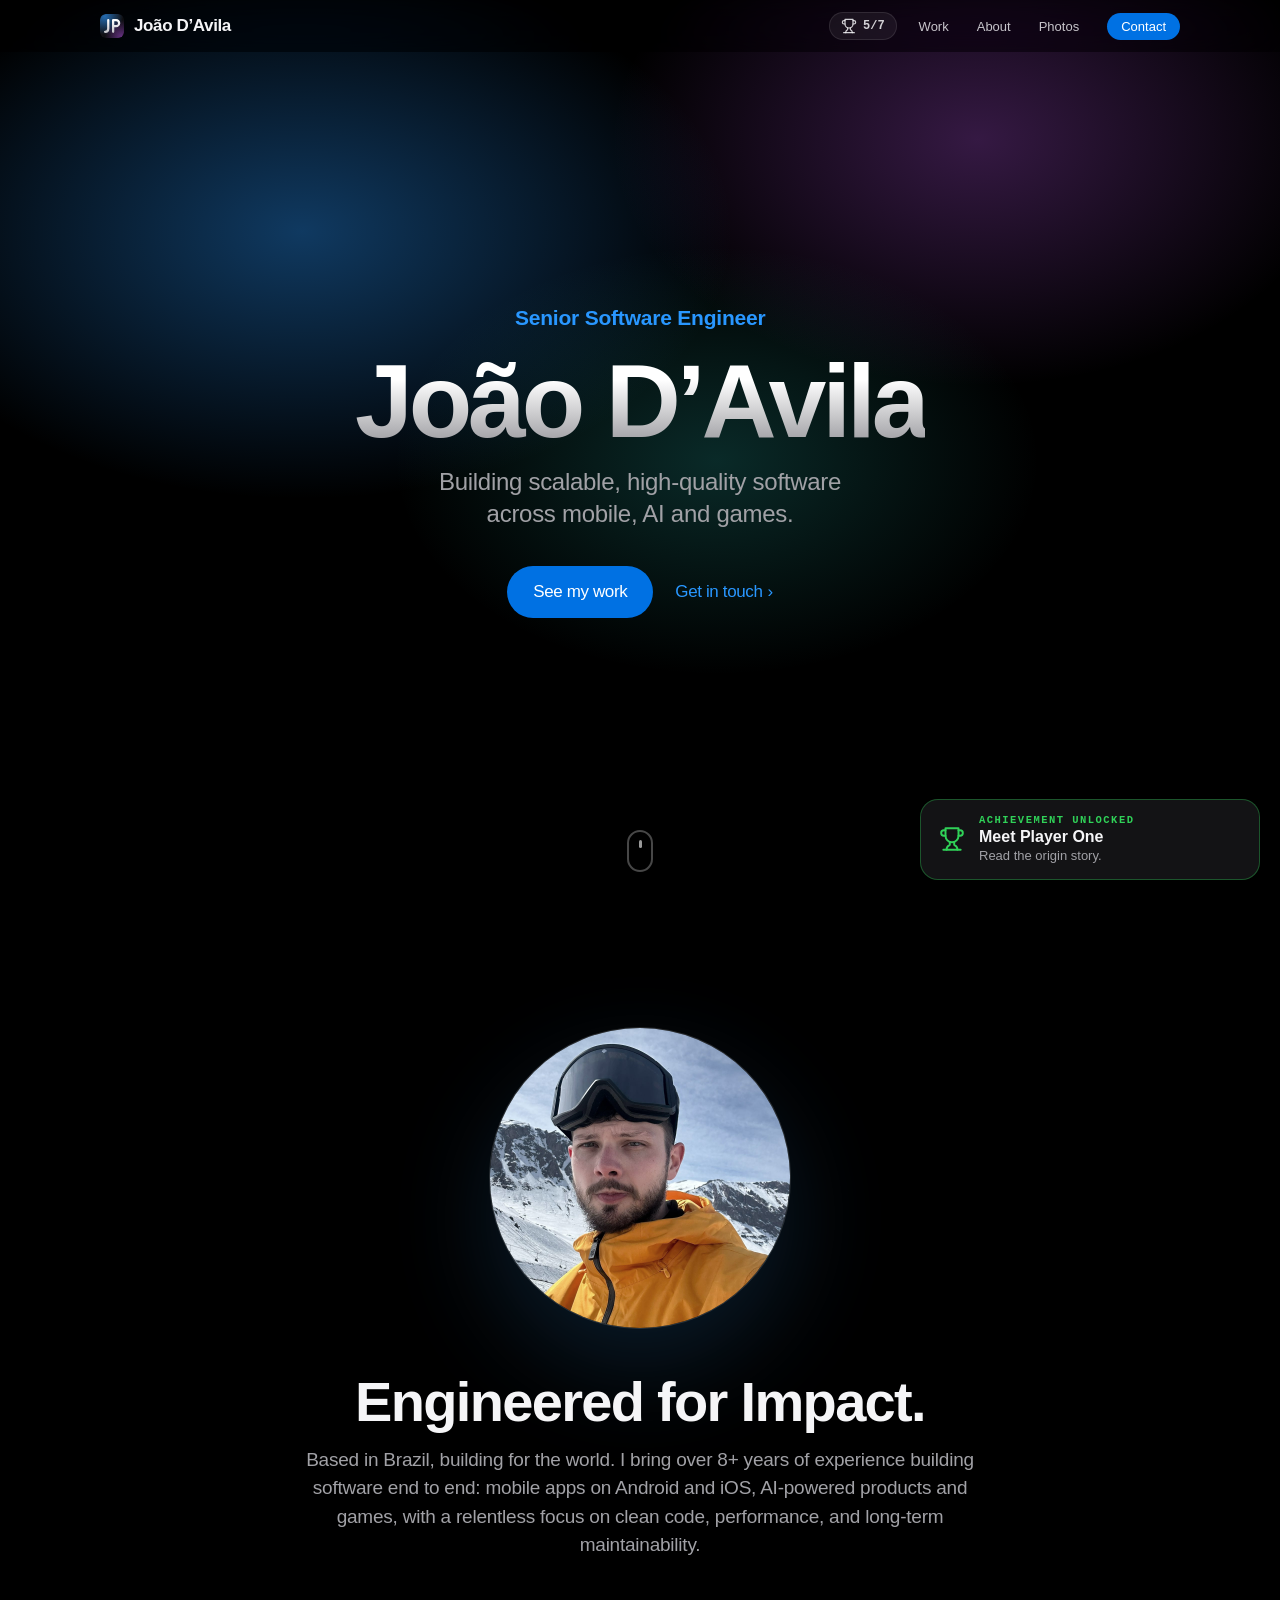
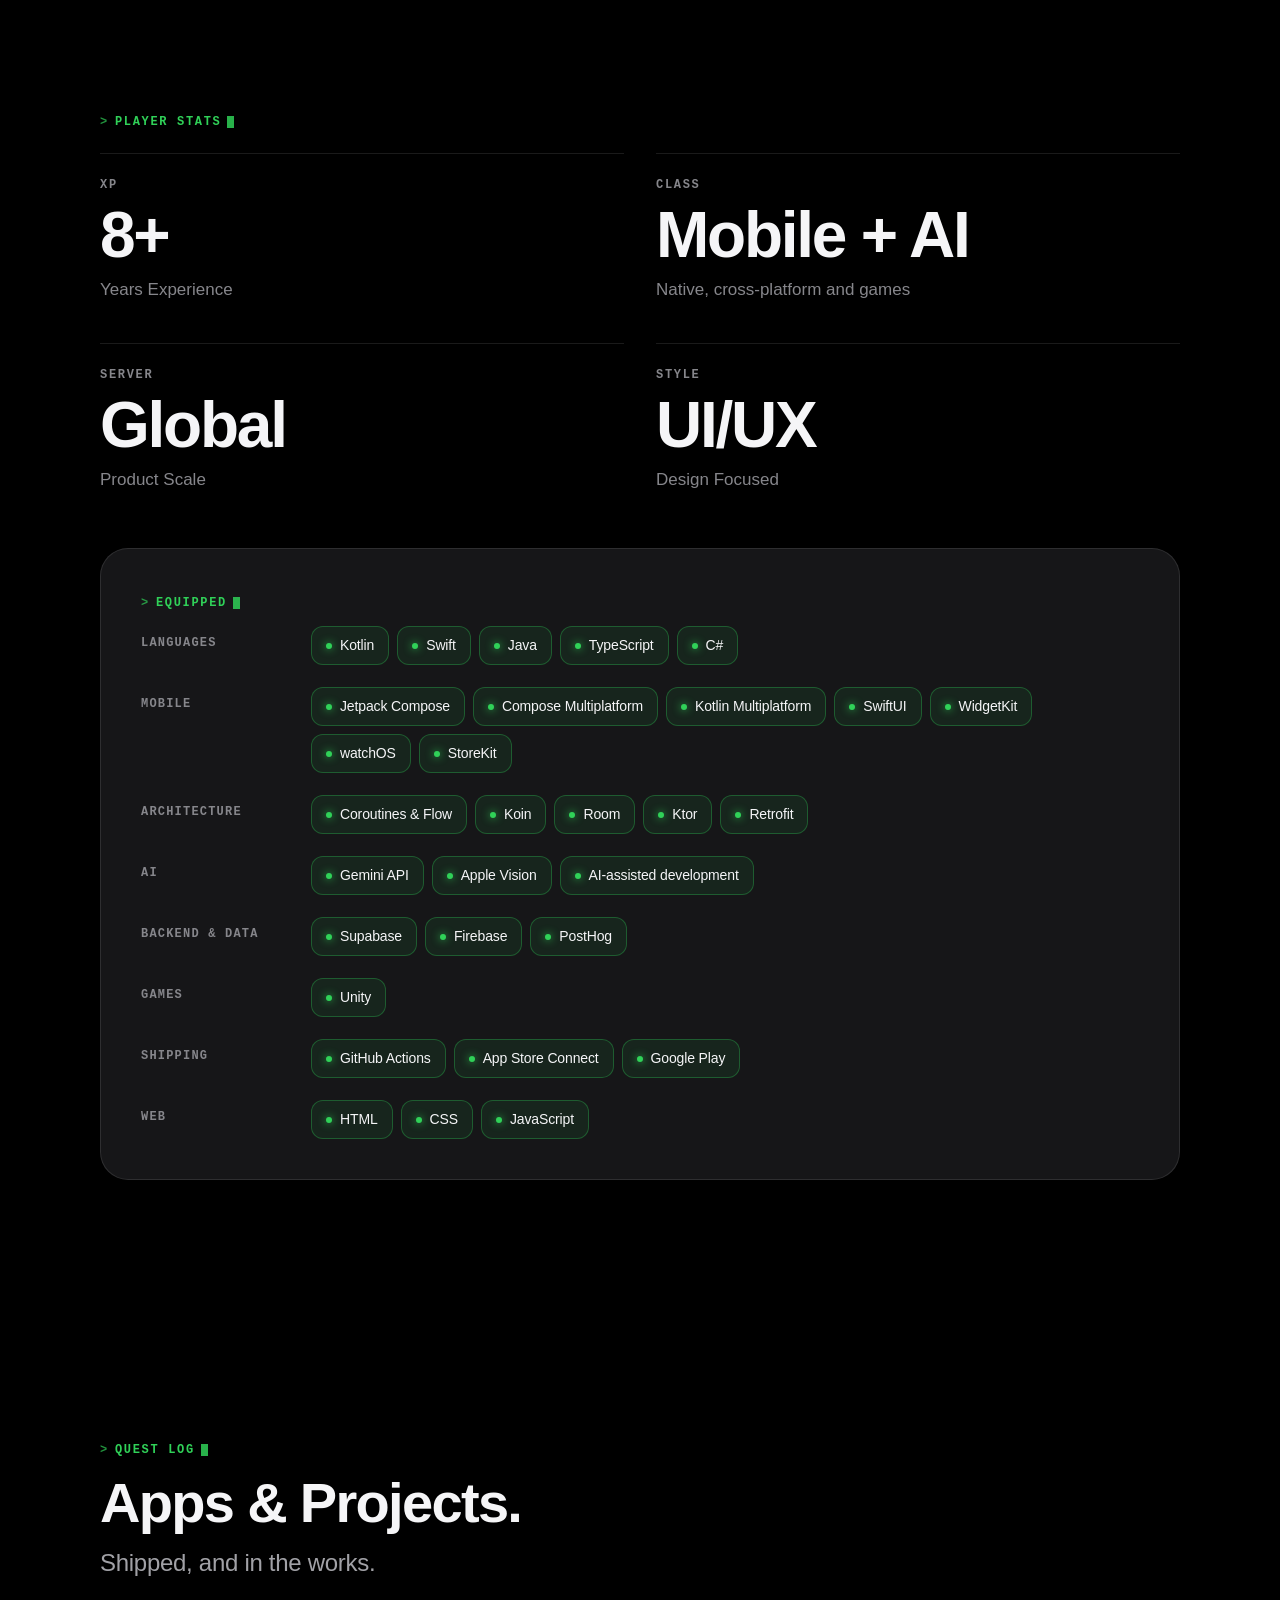
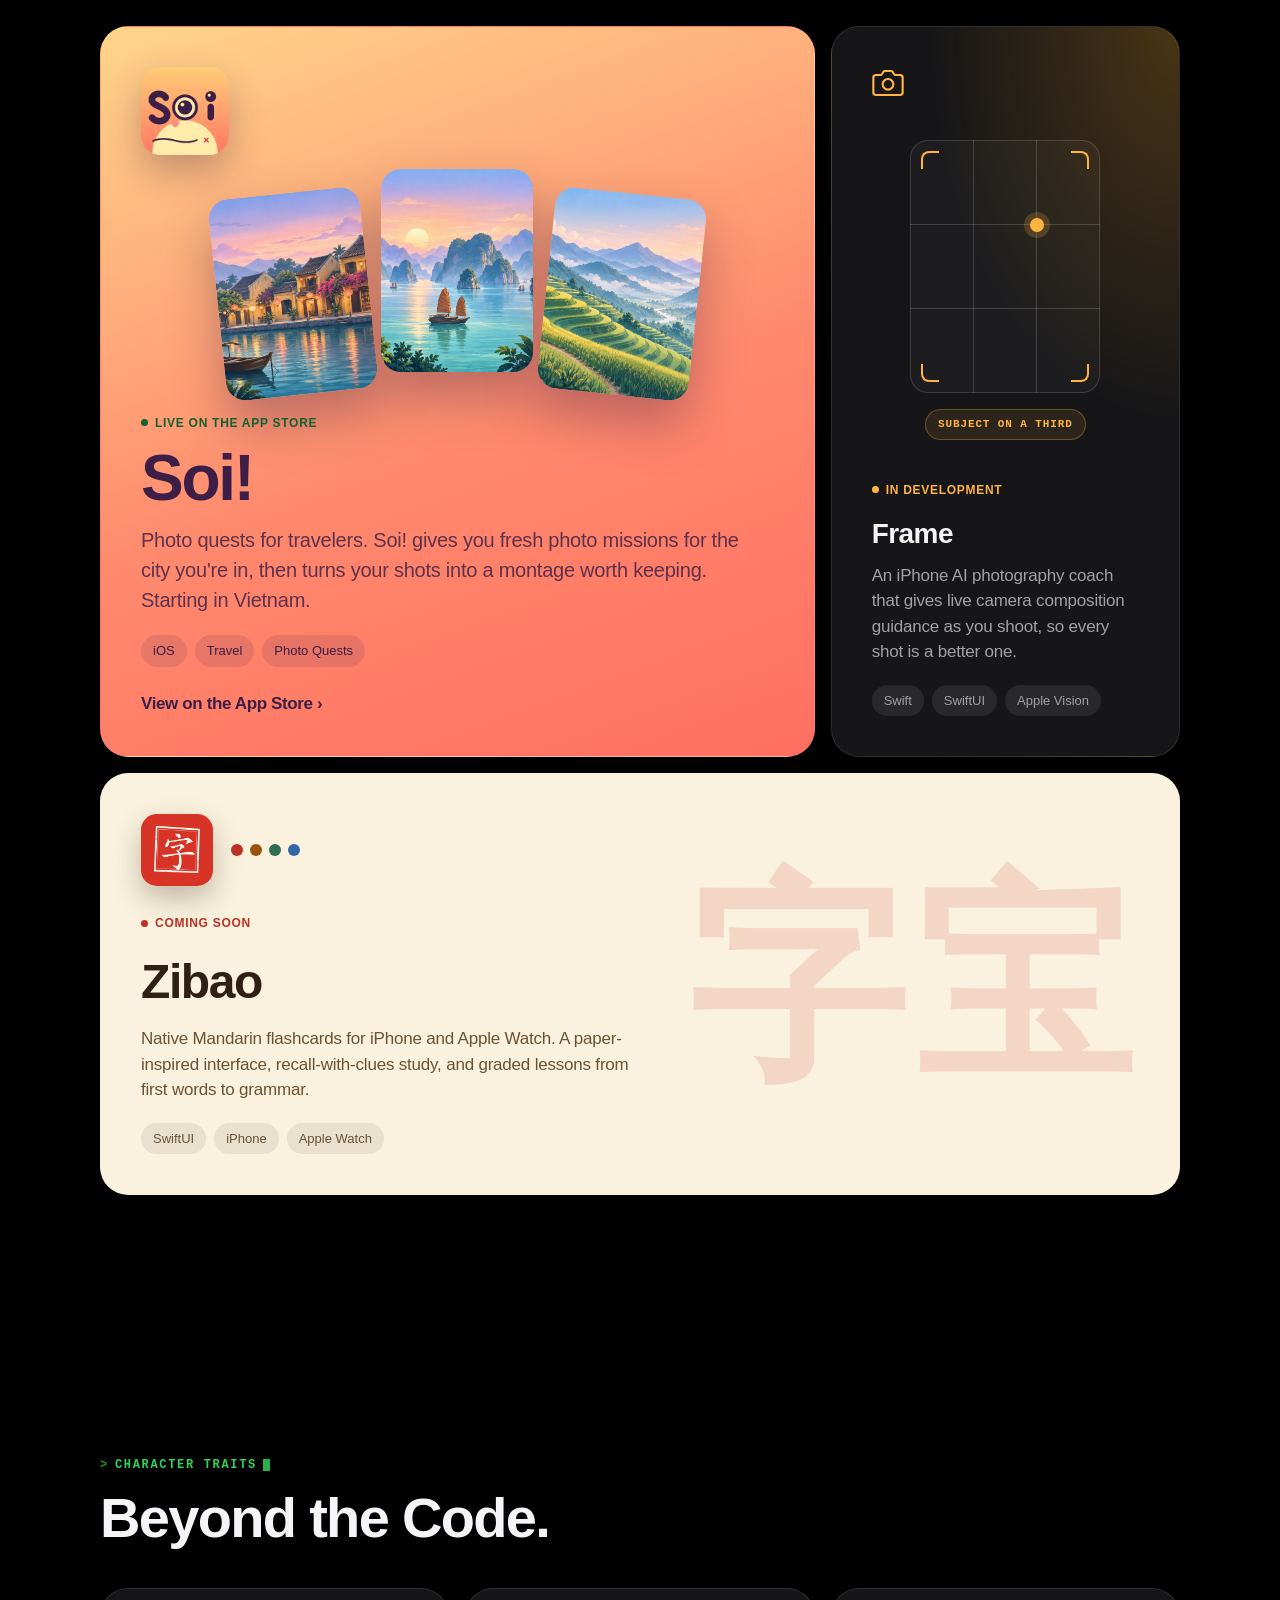
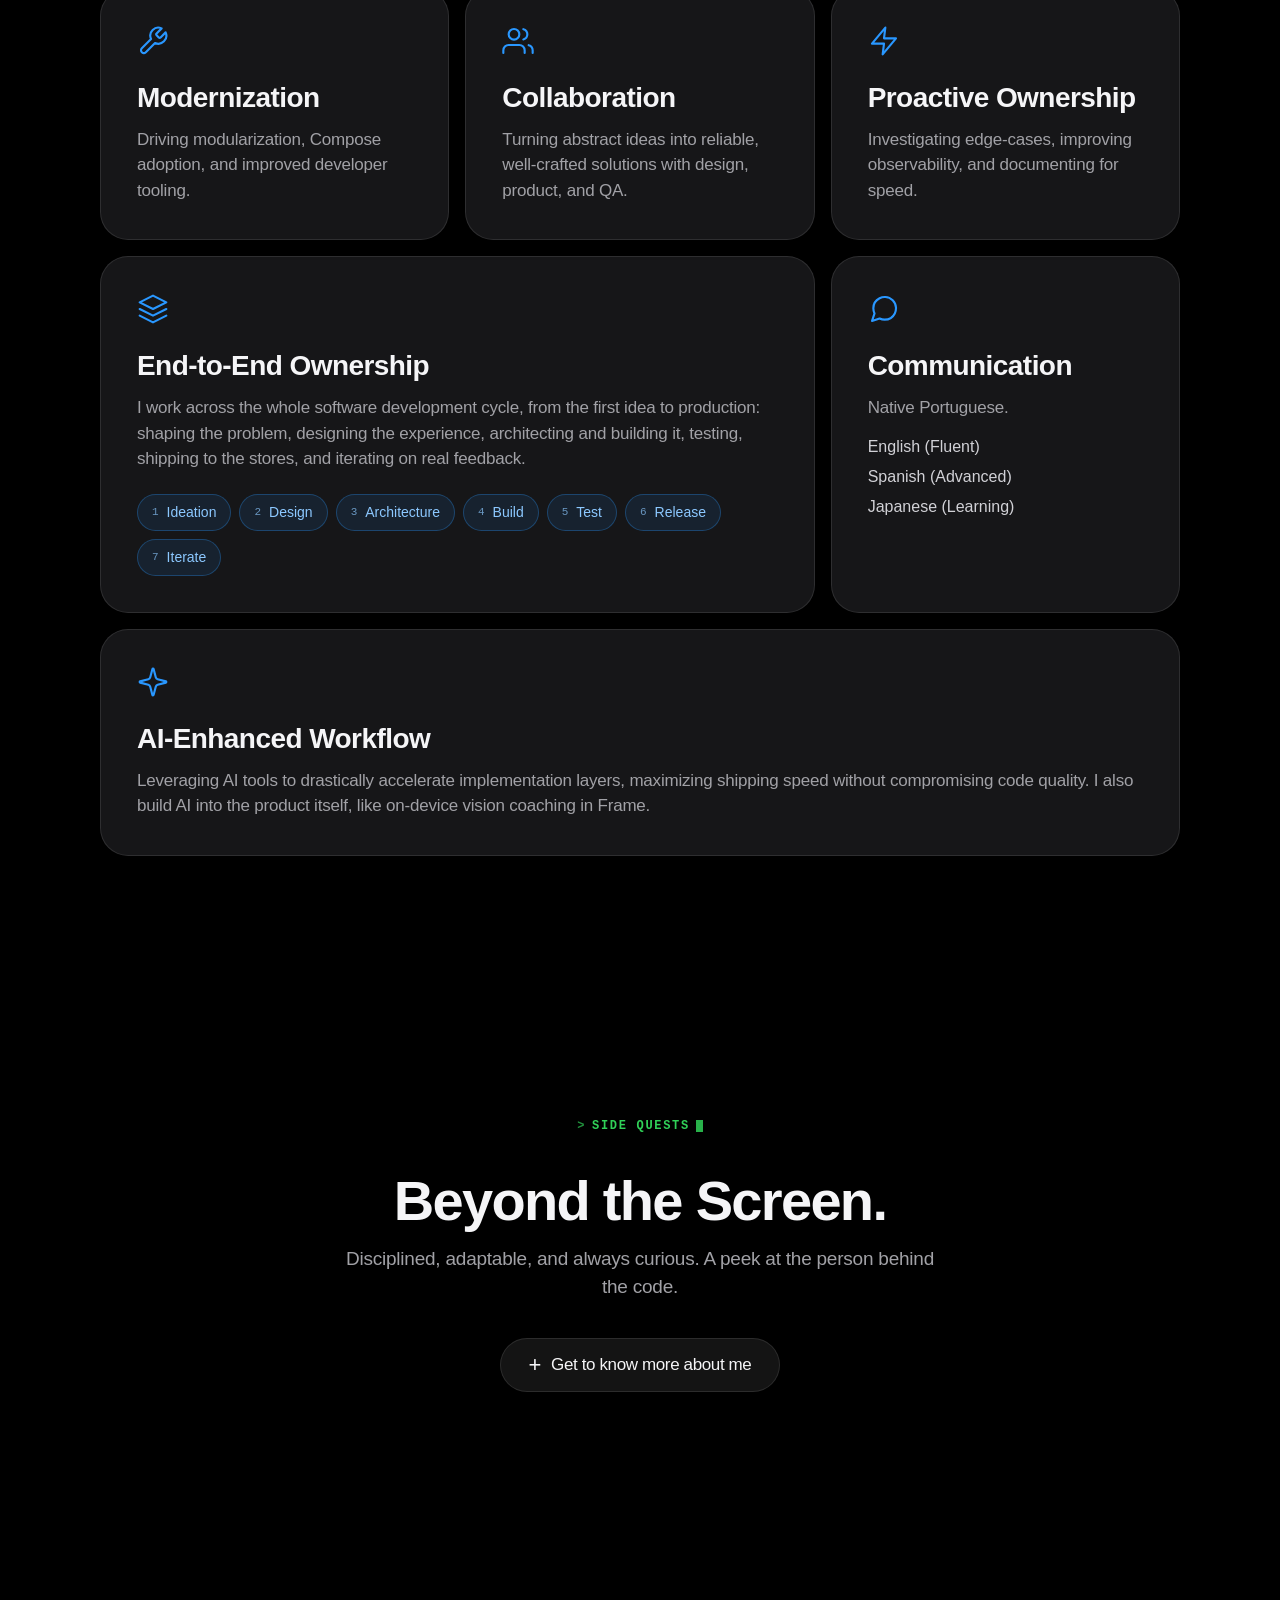
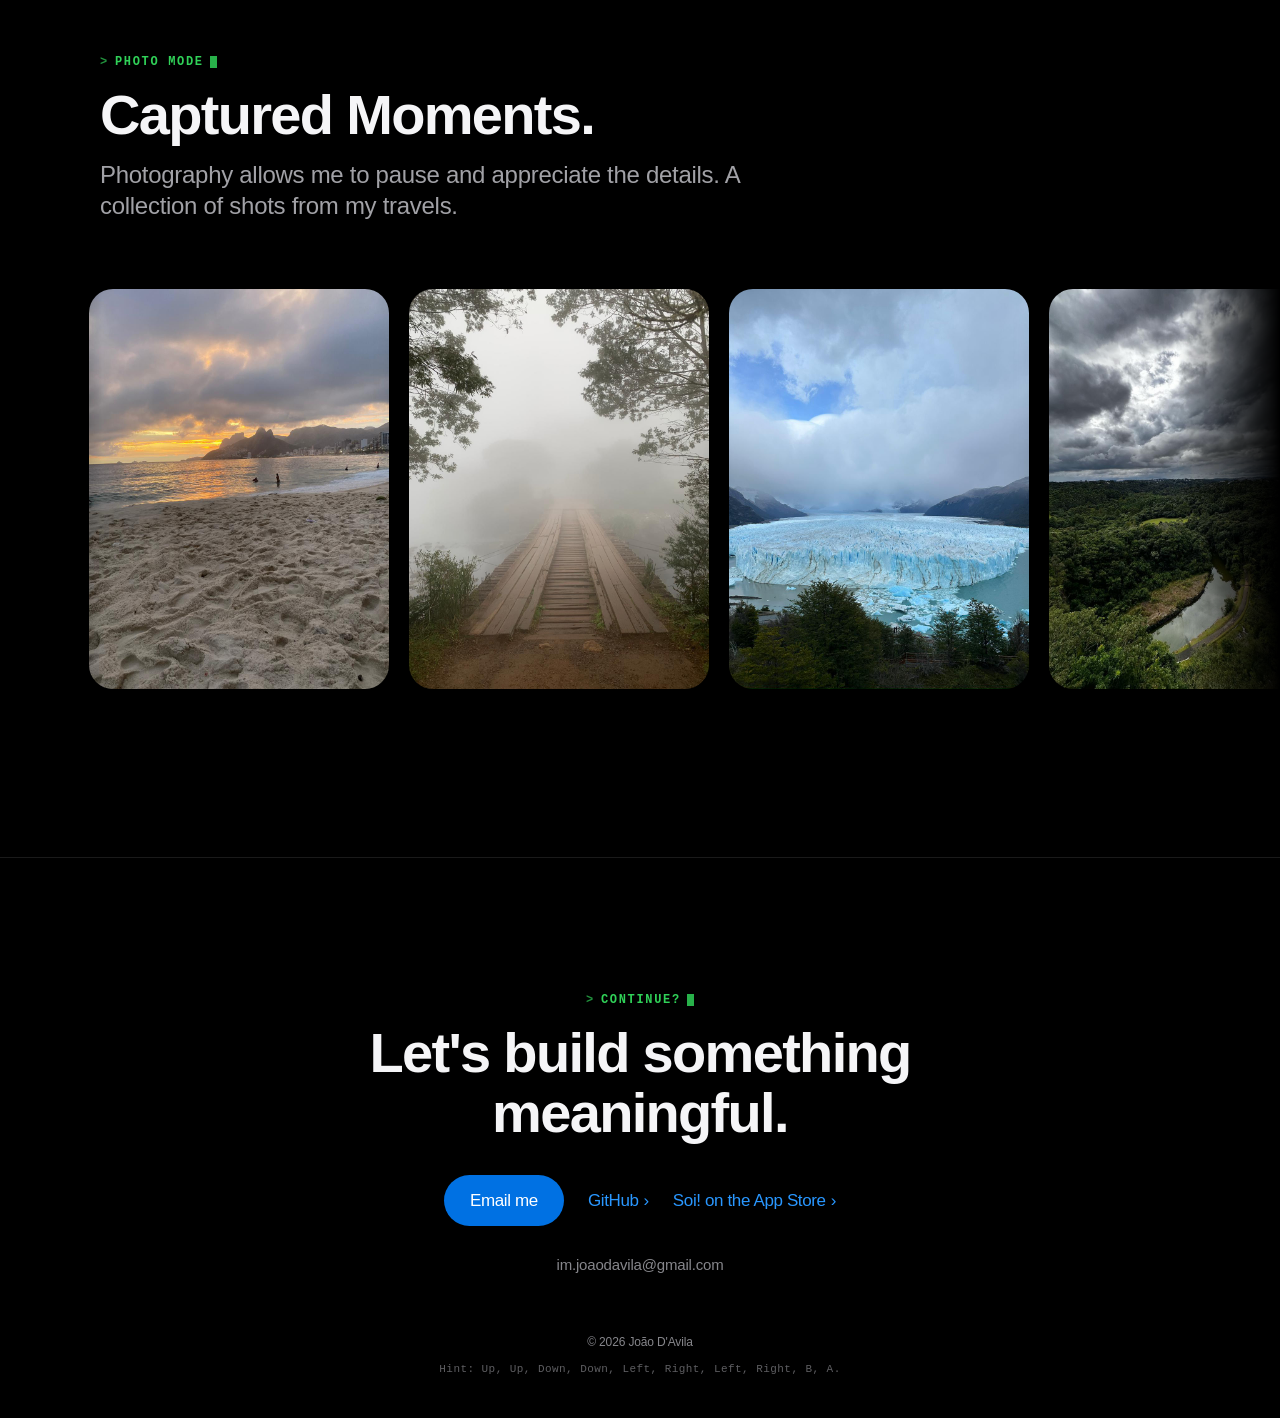
<file: index.html>
<!DOCTYPE html>
<html lang="en">
<head>
    <meta charset="UTF-8">
    <meta name="viewport" content="width=device-width, initial-scale=1.0">
    <title>João D'Avila | Senior Software Engineer</title>
    <meta name="description" content="Senior Software Engineer with 8+ years of experience building mobile, AI-powered products and games with Kotlin, Swift, and Compose.">
    <meta name="theme-color" content="#000000">
    <meta property="og:type" content="website">
    <meta property="og:title" content="João D'Avila | Senior Software Engineer">
    <meta property="og:description" content="Senior Software Engineer. Mobile, AI and games. Creator of Soi!">
    <meta property="og:image" content="https://joaodavil4.github.io/html-johnpage/pics/jpdavila.jpg">
    <link rel="icon" href="favicon.ico" sizes="48x48">
    <link rel="icon" href="favicon.svg" type="image/svg+xml">
    <link rel="apple-touch-icon" href="apple-touch-icon.png">
    <link rel="stylesheet" href="style.css?v=20261030">
    <noscript><style>.reveal { opacity: 1 !important; }</style></noscript>
</head>
<body>

    <svg width="0" height="0" style="position:absolute" aria-hidden="true" focusable="false">
        <symbol id="i-lock" viewBox="0 0 24 24"><rect x="3" y="11" width="18" height="11" rx="2" ry="2"/><path d="M7 11V7a5 5 0 0 1 10 0v4"/></symbol>
        <symbol id="i-check" viewBox="0 0 24 24"><polyline points="20 6 9 17 4 12"/></symbol>
        <symbol id="i-trophy" viewBox="0 0 24 24"><path d="M6 9H4.5a2.5 2.5 0 0 1 0-5H6"/><path d="M18 9h1.5a2.5 2.5 0 0 0 0-5H18"/><path d="M4 22h16"/><path d="M10 14.66V17c0 .55-.47.98-.97 1.21C7.85 18.75 7 20.24 7 22"/><path d="M14 14.66V17c0 .55.47.98.97 1.21C16.15 18.75 17 20.24 17 22"/><path d="M18 2H6v7a6 6 0 0 0 12 0V2Z"/></symbol>
    </svg>
    <div class="toast-region" id="toasts" aria-live="polite"></div>

    <!-- Navigation -->
    <header class="site-nav">
        <nav class="nav-inner" aria-label="Primary">
            <a class="nav-brand" href="#top" aria-label="João D’Avila, back to top"><img class="nav-mark" src="favicon.svg" alt="" width="24" height="24"><span class="nav-name">João D’Avila</span></a>
            <div class="nav-right">
                <button class="ach-counter" id="achBtn" type="button" aria-expanded="false" aria-controls="achPanel" aria-label="Achievements">
                    <svg class="icon-sm" viewBox="0 0 24 24" fill="none" stroke="currentColor" stroke-width="1.8" stroke-linecap="round" stroke-linejoin="round" aria-hidden="true"><use href="#i-trophy"/></svg>
                    <span id="achCount">0/7</span>
                </button>
                <ul class="nav-links">
                    <li><a href="#work">Work</a></li>
                    <li><a href="#about">About</a></li>
                    <li><a href="#photos">Photos</a></li>
                    <li><a class="nav-cta" href="#contact">Contact</a></li>
                </ul>
            </div>
        </nav>
        <div class="ach-panel" id="achPanel" hidden>
            <p class="hud-tag">Achievements</p>
            <ul class="ach-list" id="achList"></ul>
        </div>
        <div class="xp-bar" aria-hidden="true"><span id="xpFill"></span></div>
    </header>

    <main>

    <!-- Hero Section -->
    <section class="hero" id="top">
        <div class="hero-glow" aria-hidden="true"></div>
        <div class="container hero-inner">
            <div class="reveal blur-in">
                <p class="eyebrow">Senior Software Engineer</p>
                <h1>João D’Avila</h1>
            </div>
            <p class="hero-sub reveal fade-up delay-1">Building scalable, high-quality software<br class="br-desktop"> across mobile, AI and games.</p>
            <div class="hero-cta reveal fade-up delay-2">
                <a class="btn btn-primary" href="#work">See my work</a>
                <a class="link-arrow" href="#contact">Get in touch</a>
            </div>
        </div>
        <a class="scroll-cue" href="#about" aria-label="Scroll to About"><span></span></a>
    </section>

    <!-- Profile & Intro -->
    <section class="section" id="about">
        <div class="container profile-section">
            <img src="./pics/jpdavila.jpg" alt="João D'Avila" class="profile-img reveal scale-in" width="300" height="300">
            <div class="intro reveal fade-up delay-1">
                <h2>Engineered for Impact.</h2>
                <p>Based in Brazil, building for the world. I bring over 8+ years of experience building software end to end: mobile apps on Android and iOS, AI-powered products and games, with a relentless focus on clean code, performance, and long-term maintainability.</p>
            </div>
        </div>
    </section>

    <!-- Tech Specs -->
    <section class="section section-tight">
        <div class="container">
            <p class="hud-tag reveal fade-up">Player stats</p>
            <div class="stats-grid reveal fade-up delay-1">
                <div class="stat-item">
                    <div class="stat-tag">XP</div>
                    <div class="stat-value">8+</div>
                    <div class="stat-label">Years Experience</div>
                </div>
                <div class="stat-item">
                    <div class="stat-tag">Class</div>
                    <div class="stat-value">Mobile + AI</div>
                    <div class="stat-label">Native, cross-platform and games</div>
                </div>
                <div class="stat-item">
                    <div class="stat-tag">Server</div>
                    <div class="stat-value">Global</div>
                    <div class="stat-label">Product Scale</div>
                </div>
                <div class="stat-item">
                    <div class="stat-tag">Style</div>
                    <div class="stat-value">UI/UX</div>
                    <div class="stat-label">Design Focused</div>
                </div>
            </div>

            <div class="loadout reveal fade-up delay-2">
                <div class="loadout-card spot">
                    <p class="hud-tag">Equipped</p>
                    <div class="slot-groups">
                        <div class="slot-group">
                            <p class="slot-label">Languages</p>
                            <div class="slots"><span class="slot slot--on">Kotlin</span><span class="slot slot--on">Swift</span><span class="slot slot--on">Java</span><span class="slot slot--on">TypeScript</span><span class="slot slot--on">C#</span></div>
                        </div>
                        <div class="slot-group">
                            <p class="slot-label">Mobile</p>
                            <div class="slots"><span class="slot slot--on">Jetpack Compose</span><span class="slot slot--on">Compose Multiplatform</span><span class="slot slot--on">Kotlin Multiplatform</span><span class="slot slot--on">SwiftUI</span><span class="slot slot--on">WidgetKit</span><span class="slot slot--on">watchOS</span><span class="slot slot--on">StoreKit</span></div>
                        </div>
                        <div class="slot-group">
                            <p class="slot-label">Architecture</p>
                            <div class="slots"><span class="slot slot--on">Coroutines &amp; Flow</span><span class="slot slot--on">Koin</span><span class="slot slot--on">Room</span><span class="slot slot--on">Ktor</span><span class="slot slot--on">Retrofit</span></div>
                        </div>
                        <div class="slot-group">
                            <p class="slot-label">AI</p>
                            <div class="slots"><span class="slot slot--on">Gemini API</span><span class="slot slot--on">Apple Vision</span><span class="slot slot--on">AI-assisted development</span></div>
                        </div>
                        <div class="slot-group">
                            <p class="slot-label">Backend &amp; Data</p>
                            <div class="slots"><span class="slot slot--on">Supabase</span><span class="slot slot--on">Firebase</span><span class="slot slot--on">PostHog</span></div>
                        </div>
                        <div class="slot-group">
                            <p class="slot-label">Games</p>
                            <div class="slots"><span class="slot slot--on">Unity</span></div>
                        </div>
                        <div class="slot-group">
                            <p class="slot-label">Shipping</p>
                            <div class="slots"><span class="slot slot--on">GitHub Actions</span><span class="slot slot--on">App Store Connect</span><span class="slot slot--on">Google Play</span></div>
                        </div>
                        <div class="slot-group">
                            <p class="slot-label">Web</p>
                            <div class="slots"><span class="slot slot--on">HTML</span><span class="slot slot--on">CSS</span><span class="slot slot--on">JavaScript</span></div>
                        </div>
                    </div>
                </div>
            </div>
        </div>
    </section>

    <!-- Apps & Projects -->
    <section class="section" id="work">
        <div class="container">
            <p class="hud-tag reveal fade-up">Quest log</p>
            <h2 class="reveal fade-up">Apps &amp; Projects.</h2>
            <p class="section-sub reveal fade-up">Shipped, and in the works.</p>

            <div class="bento reveal fade-up delay-1">
                <a class="tile tile-soi spot" href="https://apps.apple.com/app/id6818594589" target="_blank" rel="noopener noreferrer">
                    <img class="tile-app-icon" src="./pics/soi-icon.png" alt="Soi! app icon" width="88" height="88" loading="lazy">
                    <div class="soi-art" aria-hidden="true">
                        <img src="./pics/soi-hoi-an.jpg" alt="" loading="lazy">
                        <img src="./pics/soi-ha-long.jpg" alt="" loading="lazy">
                        <img src="./pics/soi-mu-cang-chai.jpg" alt="" loading="lazy">
                    </div>
                    <span class="pill pill-live">Live on the App Store</span>
                    <h3>Soi!</h3>
                    <p>Photo quests for travelers. Soi! gives you fresh photo missions for the city you're in, then turns your shots into a montage worth keeping. Starting in Vietnam.</p>
                    <div class="tags"><span>iOS</span><span>Travel</span><span>Photo Quests</span></div>
                    <span class="tile-link">View on the App Store</span>
                </a>

                <div class="tile tile-frame spot">
                    <div class="tile-icon"><svg class="icon" viewBox="0 0 24 24" fill="none" stroke="currentColor" stroke-width="1.6" stroke-linecap="round" stroke-linejoin="round" aria-hidden="true"><path d="M23 19a2 2 0 0 1-2 2H3a2 2 0 0 1-2-2V8a2 2 0 0 1 2-2h4l2-3h6l2 3h4a2 2 0 0 1 2 2z"/><circle cx="12" cy="13" r="4"/></svg></div>
                    <div class="frame-art" aria-hidden="true">
                        <div class="viewfinder">
                            <span class="vf-corner vf-tl"></span><span class="vf-corner vf-tr"></span>
                            <span class="vf-corner vf-bl"></span><span class="vf-corner vf-br"></span>
                            <span class="vf-dot"></span>
                        </div>
                        <span class="vf-hint">Subject on a third</span>
                    </div>
                    <span class="pill pill-wip">In Development</span>
                    <h3>Frame</h3>
                    <p>An iPhone AI photography coach that gives live camera composition guidance as you shoot, so every shot is a better one.</p>
                    <div class="tags"><span>Swift</span><span>SwiftUI</span><span>Apple Vision</span></div>
                </div>

                <div class="tile tile-zibao spot">
                    <span class="glyph" aria-hidden="true">字宝</span>
                    <div class="tile-head">
                        <img class="tile-app-icon tile-app-icon--sm" src="./pics/zibao-icon.png" alt="Zibao app icon" width="72" height="72" loading="lazy">
                        <div class="tones" aria-hidden="true"><span style="--c:#BD3026"></span><span style="--c:#9A5409"></span><span style="--c:#2F6E53"></span><span style="--c:#3067A6"></span></div>
                    </div>
                    <span class="pill pill-soon">Coming soon</span>
                    <h3>Zibao</h3>
                    <p>Native Mandarin flashcards for iPhone and Apple Watch. A paper-inspired interface, recall-with-clues study, and graded lessons from first words to grammar.</p>
                    <div class="tags"><span>SwiftUI</span><span>iPhone</span><span>Apple Watch</span></div>
                </div>
            </div>
        </div>
    </section>

    <!-- Philosophy -->
    <section class="section">
        <div class="container">
            <p class="hud-tag reveal fade-up">Character traits</p>
            <h2 class="reveal fade-up">Beyond the Code.</h2>
            <div class="philosophy-grid reveal fade-up delay-1">
                <div class="card spot">
                    <div class="card-icon"><svg class="icon" viewBox="0 0 24 24" fill="none" stroke="currentColor" stroke-width="1.6" stroke-linecap="round" stroke-linejoin="round" aria-hidden="true"><path d="M14.7 6.3a1 1 0 0 0 0 1.4l1.6 1.6a1 1 0 0 0 1.4 0l3.77-3.77a6 6 0 0 1-7.94 7.94l-6.91 6.91a2.12 2.12 0 0 1-3-3l6.91-6.91a6 6 0 0 1 7.94-7.94l-3.76 3.76z"/></svg></div>
                    <h3>Modernization</h3>
                    <p>Driving modularization, Compose adoption, and improved developer tooling.</p>
                </div>
                <div class="card spot">
                    <div class="card-icon"><svg class="icon" viewBox="0 0 24 24" fill="none" stroke="currentColor" stroke-width="1.6" stroke-linecap="round" stroke-linejoin="round" aria-hidden="true"><path d="M17 21v-2a4 4 0 0 0-4-4H5a4 4 0 0 0-4 4v2"/><circle cx="9" cy="7" r="4"/><path d="M23 21v-2a4 4 0 0 0-3-3.87"/><path d="M16 3.13a4 4 0 0 1 0 7.75"/></svg></div>
                    <h3>Collaboration</h3>
                    <p>Turning abstract ideas into reliable, well-crafted solutions with design, product, and QA.</p>
                </div>
                <div class="card spot">
                    <div class="card-icon"><svg class="icon" viewBox="0 0 24 24" fill="none" stroke="currentColor" stroke-width="1.6" stroke-linecap="round" stroke-linejoin="round" aria-hidden="true"><polygon points="13 2 3 14 12 14 11 22 21 10 12 10 13 2"/></svg></div>
                    <h3>Proactive Ownership</h3>
                    <p>Investigating edge-cases, improving observability, and documenting for speed.</p>
                </div>
                <div class="card card-wide spot">
                    <div class="card-icon"><svg class="icon" viewBox="0 0 24 24" fill="none" stroke="currentColor" stroke-width="1.6" stroke-linecap="round" stroke-linejoin="round" aria-hidden="true"><polygon points="12 2 2 7 12 12 22 7 12 2"/><polyline points="2 17 12 22 22 17"/><polyline points="2 12 12 17 22 12"/></svg></div>
                    <h3>End-to-End Ownership</h3>
                    <p>I work across the whole software development cycle, from the first idea to production: shaping the problem, designing the experience, architecting and building it, testing, shipping to the stores, and iterating on real feedback.</p>
                    <ol class="lifecycle">
                        <li>Ideation</li>
                        <li>Design</li>
                        <li>Architecture</li>
                        <li>Build</li>
                        <li>Test</li>
                        <li>Release</li>
                        <li>Iterate</li>
                    </ol>
                </div>
                <div class="card spot">
                    <div class="card-icon"><svg class="icon" viewBox="0 0 24 24" fill="none" stroke="currentColor" stroke-width="1.6" stroke-linecap="round" stroke-linejoin="round" aria-hidden="true"><path d="M21 11.5a8.38 8.38 0 0 1-.9 3.8 8.5 8.5 0 0 1-7.6 4.7 8.38 8.38 0 0 1-3.8-.9L3 21l1.9-5.7a8.38 8.38 0 0 1-.9-3.8 8.5 8.5 0 0 1 4.7-7.6 8.38 8.38 0 0 1 3.8-.9h.5a8.48 8.48 0 0 1 8 8v.5z"/></svg></div>
                    <h3>Communication</h3>
                    <p>Native Portuguese.</p>
                    <ul class="lang-list">
                        <li>English (Fluent)</li>
                        <li>Spanish (Advanced)</li>
                        <li>Japanese (Learning)</li>
                    </ul>
                </div>
                <div class="card card-full spot">
                    <div class="card-icon"><svg class="icon" viewBox="0 0 24 24" fill="none" stroke="currentColor" stroke-width="1.6" stroke-linecap="round" stroke-linejoin="round" aria-hidden="true"><path d="M9.937 15.5A2 2 0 0 0 8.5 14.063l-6.135-1.582a.5.5 0 0 1 0-.962L8.5 9.936A2 2 0 0 0 9.937 8.5l1.582-6.135a.5.5 0 0 1 .963 0L14.063 8.5A2 2 0 0 0 15.5 9.937l6.135 1.581a.5.5 0 0 1 0 .964L15.5 14.063a2 2 0 0 0-1.437 1.437l-1.582 6.135a.5.5 0 0 1-.963 0z"/></svg></div>
                    <h3>AI-Enhanced Workflow</h3>
                    <p>Leveraging AI tools to drastically accelerate implementation layers, maximizing shipping speed without compromising code quality. I also build AI into the product itself, like on-device vision coaching in Frame.</p>
                </div>
            </div>
        </div>
    </section>

    <!-- Personal / Get to Know Me -->
    <section class="section">
        <div class="container">
            <div class="reveal fade-up personal-intro">
                <p class="hud-tag">Side quests</p>
                <h2>Beyond the Screen.</h2>
                <p>Disciplined, adaptable, and always curious. A peek at the person behind the code.</p>
                <button class="personal-toggle" id="personalToggle" type="button" aria-expanded="false" aria-controls="personalPanel">
                    <span class="plus-icon" aria-hidden="true">+</span>
                    <span class="toggle-label">Get to know more about me</span>
                </button>
            </div>

            <div class="personal-panel" id="personalPanel" aria-hidden="true">
                <div class="pp-inner">
                    <div class="facts pp-item" style="--i:0">
                        <div class="fact"><span class="fact-value">Brazil</span><span class="fact-label">Home base</span></div>
                        <div class="fact"><span class="fact-value">4</span><span class="fact-label">Countries worked from</span></div>
                        <div class="fact"><span class="fact-value">3</span><span class="fact-label">Languages spoken</span></div>
                    </div>

                    <div class="lifestyle pp-item" style="--i:1">
                        <h2>Location Independent. <br>Curious by Nature.</h2>
                        <p class="lifestyle-copy">
                            I believe the best engineers are disciplined, adaptable, and balanced.
                            From fitness to continuous learning, I bring this energy to everything I do.
                        </p>

                        <div class="lifestyle-block">
                            <p class="micro-label">Where I've Worked From</p>
                            <div class="chips">
                                <span class="chip">Argentina</span>
                                <span class="chip">Chile</span>
                                <span class="chip">Colombia</span>
                                <span class="chip">Costa Rica</span>
                            </div>
                        </div>

                        <div class="chips">
                            <span class="chip">Travel</span>
                            <span class="chip">Fitness</span>
                            <span class="chip">Remote Work</span>
                        </div>
                    </div>

                    <div class="arcade pp-item" style="--i:2">
                        <h2>The Arcade.</h2>
                        <div class="game-grid">
                        <div class="game-card game-elden">
                            <div class="game-overlay"></div>
                            <div class="game-content">
                                <div class="game-genre">Action RPG</div>
                                <div class="game-title">Elden Ring</div>
                                <div class="game-desc">Mastery through persistence. A lesson in patience and precise timing.</div>
                            </div>
                        </div>
                        <div class="game-card game-hearthstone">
                            <div class="game-overlay"></div>
                            <div class="game-content">
                                <div class="game-genre">Strategy</div>
                                <div class="game-title">Hearthstone</div>
                                <div class="game-desc">Calculated risks and strategic deck building. Always thinking two turns ahead.</div>
                            </div>
                        </div>
                        <div class="game-card game-expedition">
                            <div class="game-overlay"></div>
                            <div class="game-content">
                                <div class="game-genre">Adventure</div>
                                <div class="game-title">Expedition 33</div>
                                <div class="game-desc">Exploring the unknown. Adapting to new environments and mechanics.</div>
                            </div>
                        </div>
                        <div class="game-card game-starwars">
                            <div class="game-overlay"></div>
                            <div class="game-content">
                                <div class="game-genre">Action Adventure</div>
                                <div class="game-title">Star Wars Jedi</div>
                                <div class="game-desc">Fallen Order &amp; Survivor. Precision combat meets cinematic storytelling.</div>
                            </div>
                        </div>
                        </div>
                    </div>
                </div>
            </div>
        </div>
    </section>

    <!-- Photography Section -->
    <section class="section" id="photos">
        <div class="container reveal fade-up">
            <p class="hud-tag">Photo mode</p>
            <h2>Captured Moments.</h2>
            <p class="section-sub">Photography allows me to pause and appreciate the details. A collection of shots from my travels.</p>
        </div>

        <div class="gallery-wrap">
        <div class="scrolling-gallery reveal fade-up delay-1" aria-label="Travel photo gallery">
            <div class="gallery-item"><img src="./pics/travel1.jpeg" alt="Travel Photo 1" loading="lazy"></div>
            <div class="gallery-item"><img src="./pics/travel2.jpeg" alt="Travel Photo 2" loading="lazy"></div>
            <div class="gallery-item"><img src="./pics/travel3.jpeg" alt="Travel Photo 3" loading="lazy"></div>
            <div class="gallery-item"><img src="./pics/travel4.jpeg" alt="Travel Photo 4" loading="lazy"></div>
            <div class="gallery-item"><img src="./pics/travel5.jpeg" alt="Travel Photo 5" loading="lazy"></div>
            <div class="gallery-item"><img src="./pics/travel6.jpeg" alt="Travel Photo 6" loading="lazy"></div>
            <div class="gallery-item"><img src="./pics/travel7.jpeg" alt="Travel Photo 7" loading="lazy"></div>
            <div class="gallery-item"><img src="./pics/travel8.jpeg" alt="Travel Photo 8" loading="lazy"></div>
        </div>
        </div>
    </section>

    </main>

    <!-- Footer / Contact -->
    <footer class="site-footer" id="contact">
        <div class="container">
            <p class="hud-tag reveal fade-up">Continue?</p>
            <h2 class="reveal fade-up">Let's build something meaningful.</h2>
            <div class="footer-cta reveal fade-up delay-1">
                <a class="btn btn-primary" href="mailto:im.joaodavila@gmail.com">Email me</a>
                <a class="link-arrow" href="https://github.com/joaodavil4/" target="_blank" rel="noopener noreferrer">GitHub</a>
                <a class="link-arrow" href="https://apps.apple.com/app/id6818594589" target="_blank" rel="noopener noreferrer">Soi! on the App Store</a>
            </div>
            <p class="footer-mail">im.joaodavila@gmail.com</p>
            <p class="legal">© 2026 João D'Avila</p>
            <p class="legal legal--hint"><span class="hint-kb">Hint: Up, Up, Down, Down, Left, Right, Left, Right, B, A.</span><span class="hint-touch">Hint: tap the JP mark in the menu five times.</span></p>
        </div>
    </footer>

    <button class="personal-fab" id="personalFab" type="button" aria-label="Close the personal section" tabindex="-1">
        <svg class="icon-sm" viewBox="0 0 24 24" fill="none" stroke="currentColor" stroke-width="2" stroke-linecap="round" stroke-linejoin="round" aria-hidden="true"><line x1="18" y1="6" x2="6" y2="18"/><line x1="6" y1="6" x2="18" y2="18"/></svg>
        <span>Close</span>
    </button>

    <script>
        const reduceMotion = window.matchMedia('(prefers-reduced-motion: reduce)').matches;

        // Scroll reveal
        const scrollObserver = new IntersectionObserver((entries) => {
            entries.forEach(entry => {
                if (entry.isIntersecting) {
                    entry.target.classList.add('active');
                    scrollObserver.unobserve(entry.target);
                }
            });
        }, { threshold: 0.15, rootMargin: "0px 0px -50px 0px" });
        document.querySelectorAll('.reveal').forEach(el => scrollObserver.observe(el));

        // Frosted nav gets a hairline once the page scrolls
        const nav = document.querySelector('.site-nav');
        const syncNav = () => nav.classList.toggle('scrolled', window.scrollY > 8);
        syncNav();
        window.addEventListener('scroll', syncNav, { passive: true });

        // XP bar: scroll progress
        const xpFill = document.getElementById('xpFill');
        let xpTick = false;
        const syncXp = () => {
            xpTick = false;
            const max = document.documentElement.scrollHeight - window.innerHeight;
            xpFill.style.transform = 'scaleX(' + (max > 0 ? Math.min(1, window.scrollY / max) : 0) + ')';
        };
        syncXp();
        window.addEventListener('scroll', () => { if (!xpTick) { xpTick = true; requestAnimationFrame(syncXp); } }, { passive: true });
        window.addEventListener('resize', syncXp);

        // Achievements
        const ACHIEVEMENTS = [
            { id: 'start',   title: 'Press Start',          desc: 'You opened the portfolio.' },
            { id: 'player',  title: 'Meet Player One',      desc: 'Read the origin story.',         target: '#about' },
            { id: 'shipped', title: 'Shipped to Production', desc: 'Soi! is live on the App Store.', target: '#work' },
            { id: 'traits',  title: 'Character Sheet',      desc: 'Inspected the traits.',          target: '.philosophy-grid' },
            { id: 'side',    title: 'Side Quest Accepted',  desc: 'Opened the personal section.' },
            { id: 'photo',   title: 'Photo Mode',           desc: 'Browsed the travel gallery.',    target: '#photos' },
            { id: 'konami',  title: 'Cheat Code',           desc: 'You know the classics.',         secret: true }
        ];
        const STORE_KEY = 'jd-achievements';
        let unlocked = [];
        try { unlocked = JSON.parse(localStorage.getItem(STORE_KEY)) || []; } catch (e) { unlocked = []; }
        const saveUnlocked = () => { try { localStorage.setItem(STORE_KEY, JSON.stringify(unlocked)); } catch (e) {} };

        const achBtn = document.getElementById('achBtn');
        const achPanel = document.getElementById('achPanel');
        const achList = document.getElementById('achList');
        const achCount = document.getElementById('achCount');
        const toastRegion = document.getElementById('toasts');

        const svgUse = (id) => {
            const ns = 'http://www.w3.org/2000/svg';
            const svg = document.createElementNS(ns, 'svg');
            svg.setAttribute('viewBox', '0 0 24 24');
            svg.setAttribute('class', 'icon-sm');
            svg.setAttribute('fill', 'none');
            svg.setAttribute('stroke', 'currentColor');
            svg.setAttribute('stroke-width', '1.8');
            svg.setAttribute('stroke-linecap', 'round');
            svg.setAttribute('stroke-linejoin', 'round');
            svg.setAttribute('aria-hidden', 'true');
            const use = document.createElementNS(ns, 'use');
            use.setAttribute('href', '#' + id);
            svg.appendChild(use);
            return svg;
        };

        function renderAchievements() {
            achCount.textContent = unlocked.length + '/' + ACHIEVEMENTS.length;
            achList.textContent = '';
            ACHIEVEMENTS.forEach(a => {
                const done = unlocked.includes(a.id);
                const li = document.createElement('li');
                li.className = 'ach-item' + (done ? ' is-done' : '');
                li.appendChild(svgUse(done ? 'i-check' : 'i-lock'));
                const text = document.createElement('div');
                const t = document.createElement('strong');
                t.textContent = done || !a.secret ? a.title : 'Hidden achievement';
                const d = document.createElement('span');
                d.textContent = done || !a.secret ? a.desc : 'Hint: the classics.';
                text.append(t, d);
                li.appendChild(text);
                achList.appendChild(li);
            });
        }

        const toastQueue = [];
        let toastBusy = false;
        function pumpToasts() {
            if (toastBusy || !toastQueue.length) return;
            toastBusy = true;
            const { kicker, title, desc } = toastQueue.shift();
            const el = document.createElement('div');
            el.className = 'toast';
            el.setAttribute('role', 'status');
            el.appendChild(svgUse('i-trophy'));
            const body = document.createElement('div');
            const k = document.createElement('p');
            k.className = 'toast-kicker';
            k.textContent = kicker;
            const t = document.createElement('p');
            t.className = 'toast-title';
            t.textContent = title;
            body.append(k, t);
            if (desc) {
                const d = document.createElement('p');
                d.className = 'toast-desc';
                d.textContent = desc;
                body.appendChild(d);
            }
            el.appendChild(body);
            toastRegion.appendChild(el);
            requestAnimationFrame(() => requestAnimationFrame(() => el.classList.add('show')));
            setTimeout(() => {
                el.classList.remove('show');
                setTimeout(() => { el.remove(); toastBusy = false; pumpToasts(); }, 450);
            }, 3200);
        }
        const toast = (kicker, title, desc) => {
            const pending = toastQueue[0];
            if (pending && pending.kicker === 'Achievement unlocked' && kicker === 'Achievement unlocked') {
                pending.count = (pending.count || 1) + 1;
                pending.title = pending.count + ' achievements unlocked';
                pending.desc = 'Tap the trophy to see them all.';
                return;
            }
            toastQueue.push({ kicker, title, desc });
            pumpToasts();
        };

        function unlock(id) {
            if (unlocked.includes(id)) return;
            const a = ACHIEVEMENTS.find(x => x.id === id);
            if (!a) return;
            unlocked.push(id);
            saveUnlocked();
            renderAchievements();
            achBtn.classList.remove('pulse');
            void achBtn.offsetWidth;
            achBtn.classList.add('pulse');
            toast('Achievement unlocked', a.title, a.desc);
        }

        renderAchievements();
        setTimeout(() => unlock('start'), 1400);

        const achObserver = new IntersectionObserver((entries) => {
            entries.forEach(entry => {
                if (entry.isIntersecting) {
                    unlock(entry.target.dataset.ach);
                    achObserver.unobserve(entry.target);
                }
            });
        }, { threshold: 0.15 });
        ACHIEVEMENTS.filter(a => a.target).forEach(a => {
            const el = document.querySelector(a.target);
            if (el) { el.dataset.ach = a.id; achObserver.observe(el); }
        });

        achBtn.addEventListener('click', () => {
            const open = achPanel.hidden;
            achPanel.hidden = !open;
            achBtn.setAttribute('aria-expanded', String(open));
        });
        document.addEventListener('click', (e) => {
            if (!achPanel.hidden && !achPanel.contains(e.target) && !achBtn.contains(e.target)) {
                achPanel.hidden = true;
                achBtn.setAttribute('aria-expanded', 'false');
            }
        });
        document.addEventListener('keydown', (e) => {
            if (e.key === 'Escape' && !achPanel.hidden) {
                e.stopImmediatePropagation();
                achPanel.hidden = true;
                achBtn.setAttribute('aria-expanded', 'false');
                achBtn.focus();
            }
        });

        // Arcade mode: Konami code (keyboard) or five taps on the JP mark (touch)
        function toggleArcade() {
            const on = document.documentElement.classList.toggle('arcade-mode');
            if (unlocked.includes('konami')) toast('Arcade mode', on ? 'On' : 'Off', '');
            unlock('konami');
        }
        const KONAMI = ['ArrowUp', 'ArrowUp', 'ArrowDown', 'ArrowDown', 'ArrowLeft', 'ArrowRight', 'ArrowLeft', 'ArrowRight', 'b', 'a'];
        let konamiIdx = 0;
        document.addEventListener('keydown', (e) => {
            const key = e.key.length === 1 ? e.key.toLowerCase() : e.key;
            konamiIdx = key === KONAMI[konamiIdx] ? konamiIdx + 1 : (key === KONAMI[0] ? 1 : 0);
            if (konamiIdx === KONAMI.length) { konamiIdx = 0; toggleArcade(); }
        });
        let markTaps = 0, markTimer;
        document.querySelector('.nav-mark').addEventListener('click', (e) => {
            markTaps++;
            clearTimeout(markTimer);
            markTimer = setTimeout(() => { markTaps = 0; }, 2000);
            if (markTaps >= 5) { markTaps = 0; e.preventDefault(); toggleArcade(); }
        });

        // Cursor spotlight on bento cards
        document.addEventListener('pointermove', (e) => {
            const card = e.target.closest('.spot');
            if (!card) return;
            const r = card.getBoundingClientRect();
            card.style.setProperty('--mx', (e.clientX - r.left) + 'px');
            card.style.setProperty('--my', (e.clientY - r.top) + 'px');
        });

        // Personal section: measured expand/collapse, floating close button, Escape to close
        const personalToggle = document.getElementById('personalToggle');
        const personalPanel = document.getElementById('personalPanel');
        const personalFab = document.getElementById('personalFab');
        const personalIntro = document.querySelector('.personal-intro');
        if (personalToggle && personalPanel) {
            const toggleLabel = personalToggle.querySelector('.toggle-label');
            let toggleInView = true, panelInView = false;
            const isOpen = () => personalToggle.getAttribute('aria-expanded') === 'true';
            const syncFab = () => {
                const show = isOpen() && panelInView && !toggleInView;
                personalFab.classList.toggle('show', show);
                personalFab.tabIndex = show ? 0 : -1;
            };
            new IntersectionObserver(([e]) => { toggleInView = e.isIntersecting; syncFab(); }).observe(personalToggle);
            new IntersectionObserver(([e]) => { panelInView = e.isIntersecting; syncFab(); }, { rootMargin: '-60px 0px 0px 0px' }).observe(personalPanel);

            let settle;
            function setPersonal(open) {
                clearTimeout(settle);
                personalToggle.setAttribute('aria-expanded', String(open));
                personalPanel.setAttribute('aria-hidden', String(!open));
                toggleLabel.textContent = open ? 'Show less' : 'Get to know more about me';
                if (open) {
                    personalPanel.classList.add('open');
                    personalPanel.style.maxHeight = personalPanel.scrollHeight + 'px';
                    settle = setTimeout(() => { personalPanel.style.maxHeight = 'none'; }, 800);
                    unlock('side');
                    if (!reduceMotion) setTimeout(() => personalIntro.scrollIntoView({ behavior: 'smooth', block: 'start' }), 150);
                } else {
                    personalPanel.style.maxHeight = personalPanel.scrollHeight + 'px';
                    void personalPanel.offsetHeight;
                    personalPanel.classList.remove('open');
                    personalPanel.style.maxHeight = '0px';
                }
                syncFab();
            }
            const closeAndReturn = () => {
                setPersonal(false);
                personalIntro.scrollIntoView({ behavior: reduceMotion ? 'auto' : 'smooth', block: 'start' });
            };
            personalToggle.addEventListener('click', () => setPersonal(!isOpen()));
            personalFab.addEventListener('click', closeAndReturn);
            document.addEventListener('keydown', (e) => {
                if (e.key === 'Escape' && isOpen() && achPanel.hidden) closeAndReturn();
            });
        }

        // Photography auto-scroll: seamless loop, time-based, paused off-screen / on interaction
        const gallery = document.querySelector('.scrolling-gallery');
        if (gallery && !reduceMotion) {
            const count = gallery.children.length;
            gallery.innerHTML += gallery.innerHTML;
            gallery.querySelectorAll('img').forEach((img, i) => { if (i >= count) img.alt = ''; });

            let isPaused = false, inView = false, pos = 0, last = 0, period = 0;
            const measure = () => { period = gallery.children[count].offsetLeft - gallery.children[0].offsetLeft; };
            measure();
            window.addEventListener('resize', measure);
            window.addEventListener('load', measure);
            const SPEED = 45; // px per second

            new IntersectionObserver(([e]) => { inView = e.isIntersecting; }).observe(gallery);
            gallery.addEventListener('mouseenter', () => isPaused = true);
            gallery.addEventListener('mouseleave', () => { isPaused = false; pos = gallery.scrollLeft; });
            gallery.addEventListener('touchstart', () => isPaused = true, { passive: true });
            gallery.addEventListener('touchend', () => setTimeout(() => { isPaused = false; pos = gallery.scrollLeft; }, 2000), { passive: true });

            function tick(now) {
                const dt = Math.min(now - last, 64) / 1000;
                last = now;
                if (inView && !isPaused && period > 0) {
                    pos += SPEED * dt;
                    if (pos >= period) pos -= period;
                    gallery.scrollLeft = pos;
                }
                requestAnimationFrame(tick);
            }
            requestAnimationFrame(tick);
        }
    </script>

</body>
</html>
</file>
<file: style.css>
/* ==========================================================================
   Tokens
   ========================================================================== */
:root {
    --bg-color: #000000;
    --text-color: #f5f5f7;
    --text-2: #a1a1a6;
    --secondary-text: #86868b;
    --accent-color: #2997ff;
    --button-blue: #0071e3;
    --card-bg: #161618;
    --line: rgba(255, 255, 255, 0.1);
    --radius-lg: 28px;
    --font-main: -apple-system, BlinkMacSystemFont, "SF Pro Display", "SF Pro Text", "Segoe UI", Roboto, Helvetica, Arial, sans-serif;
    --max-width: 1120px;
}

/* ==========================================================================
   Base
   ========================================================================== */
* {
    box-sizing: border-box;
    margin: 0;
    padding: 0;
}

html {
    scroll-behavior: smooth;
}

body {
    background-color: var(--bg-color);
    color: var(--text-color);
    font-family: var(--font-main);
    line-height: 1.5;
    -webkit-font-smoothing: antialiased;
    overflow-x: hidden;
}

img {
    max-width: 100%;
    display: block;
}

section {
    scroll-margin-top: 52px;
}

/* ==========================================================================
   Animations
   ========================================================================== */
@keyframes fadeInUp {
    from { opacity: 0; transform: translateY(40px); }
    to { opacity: 1; transform: translateY(0); }
}

@keyframes scaleIn {
    from { opacity: 0; transform: scale(0.92); }
    to { opacity: 1; transform: scale(1); }
}

@keyframes blurIn {
    from { opacity: 0; filter: blur(20px); transform: scale(1.1); }
    to { opacity: 1; filter: blur(0); transform: scale(1); }
}

@keyframes drift {
    from { transform: translate3d(-3%, -2%, 0) scale(1); }
    to { transform: translate3d(3%, 3%, 0) scale(1.08); }
}

@keyframes cue {
    0% { opacity: 0; transform: translateY(0); }
    30% { opacity: 1; }
    100% { opacity: 0; transform: translateY(14px); }
}

.reveal {
    opacity: 0;
}

.reveal.active.fade-up {
    animation: fadeInUp 1.0s cubic-bezier(0.16, 1, 0.3, 1) forwards;
}

.reveal.active.scale-in {
    animation: scaleIn 1.2s cubic-bezier(0.16, 1, 0.3, 1) forwards;
}

.reveal.active.blur-in {
    animation: blurIn 1.5s cubic-bezier(0.16, 1, 0.3, 1) forwards;
}

.delay-1 { animation-delay: 0.1s; }
.delay-2 { animation-delay: 0.2s; }
.delay-3 { animation-delay: 0.3s; }

/* ==========================================================================
   Typography
   ========================================================================== */
h1 {
    font-size: clamp(52px, 11vw, 104px);
    font-weight: 700;
    line-height: 1.02;
    letter-spacing: -0.04em;
    margin-bottom: 12px;
}

h2 {
    font-size: clamp(32px, 5.4vw, 56px);
    font-weight: 600;
    line-height: 1.07;
    letter-spacing: -0.03em;
    margin-bottom: 14px;
}

h3 {
    font-size: clamp(21px, 2.4vw, 28px);
    font-weight: 600;
    letter-spacing: -0.02em;
    margin-bottom: 8px;
}

p {
    font-size: clamp(17px, 1.9vw, 19px);
    color: var(--text-2);
    font-weight: 400;
    line-height: 1.5;
    letter-spacing: -0.012em;
    margin-bottom: 20px;
}

.section-sub {
    font-size: clamp(19px, 2.4vw, 24px);
    line-height: 1.3;
    max-width: 640px;
    margin-bottom: 48px;
}

.micro-label {
    font-size: 13px;
    color: #8e8e93;
    text-transform: uppercase;
    letter-spacing: 0.08em;
    margin-bottom: 15px;
}

/* ==========================================================================
   Layout
   ========================================================================== */
.container {
    max-width: var(--max-width);
    margin: 0 auto;
    padding: 0 20px;
}

.section {
    padding: clamp(64px, 10vw, 128px) 0;
}

.section-tight {
    padding-top: 0;
}

/* ==========================================================================
   Buttons & links
   ========================================================================== */
.btn {
    display: inline-flex;
    align-items: center;
    justify-content: center;
    padding: 13px 26px;
    border-radius: 980px;
    font-size: 17px;
    font-weight: 500;
    letter-spacing: -0.022em;
    text-decoration: none;
    transition: background 0.25s ease, transform 0.25s ease;
}

.btn-primary {
    background: var(--button-blue);
    color: #fff;
}

.btn-primary:hover {
    background: #0077ed;
    transform: scale(1.03);
}

.link-arrow {
    display: inline-flex;
    gap: 5px;
    color: var(--accent-color);
    font-size: 17px;
    letter-spacing: -0.022em;
    text-decoration: none;
}

.link-arrow::after {
    content: "›";
    transition: transform 0.25s ease;
}

.link-arrow:hover {
    text-decoration: underline;
}

.link-arrow:hover::after {
    transform: translateX(3px);
}

/* ==========================================================================
   Navigation (frosted, Apple-style)
   ========================================================================== */
.site-nav {
    position: fixed;
    top: 0;
    left: 0;
    right: 0;
    z-index: 100;
    height: 52px;
    background: rgba(0, 0, 0, 0.55);
    -webkit-backdrop-filter: saturate(180%) blur(20px);
    backdrop-filter: saturate(180%) blur(20px);
    border-bottom: 1px solid transparent;
    transition: border-color 0.3s ease, background 0.3s ease;
}

.site-nav.scrolled {
    background: rgba(22, 22, 23, 0.72);
    border-bottom-color: var(--line);
}

.nav-inner {
    max-width: var(--max-width);
    height: 100%;
    margin: 0 auto;
    padding: 0 20px;
    display: flex;
    align-items: center;
    justify-content: space-between;
}

.nav-brand {
    white-space: nowrap;
    display: inline-flex;
    align-items: center;
    gap: 10px;
    color: var(--text-color);
    font-size: 17px;
    font-weight: 600;
    letter-spacing: -0.022em;
    text-decoration: none;
}

.nav-mark {
    width: 24px;
    height: 24px;
    border-radius: 6px;
}

.nav-links {
    list-style: none;
    display: flex;
    align-items: center;
    gap: 28px;
}

.nav-links a {
    color: rgba(245, 245, 247, 0.8);
    font-size: 13px;
    text-decoration: none;
    transition: color 0.2s ease;
}

.nav-links a:hover {
    color: #fff;
}

.nav-links .nav-cta {
    background: var(--button-blue);
    color: #fff;
    padding: 6px 14px;
    border-radius: 980px;
    font-weight: 500;
}

.nav-links .nav-cta:hover {
    background: #0077ed;
}

/* ==========================================================================
   Hero
   ========================================================================== */
.hero {
    position: relative;
    min-height: 100vh;
    min-height: 100svh;
    display: flex;
    align-items: center;
    justify-content: center;
    text-align: center;
    overflow: hidden;
    isolation: isolate;
    padding: 92px 0 72px;
}

.hero-glow {
    position: absolute;
    inset: -10% -10% auto;
    height: 85%;
    z-index: -1;
    background:
        radial-gradient(40% 50% at 28% 42%, rgba(41, 151, 255, 0.38), transparent 70%),
        radial-gradient(34% 46% at 72% 30%, rgba(175, 82, 222, 0.30), transparent 70%),
        radial-gradient(30% 40% at 55% 72%, rgba(48, 209, 200, 0.20), transparent 70%);
    will-change: transform;
    animation: drift 18s ease-in-out infinite alternate;
}

.eyebrow {
    font-size: clamp(17px, 2.4vw, 21px);
    font-weight: 600;
    letter-spacing: -0.01em;
    color: var(--accent-color);
    margin-bottom: 14px;
}

.hero h1 {
    background: linear-gradient(180deg, #ffffff 30%, #8e8e93);
    -webkit-background-clip: text;
    background-clip: text;
    -webkit-text-fill-color: transparent;
}

.hero-sub {
    max-width: 640px;
    margin: 8px auto 36px;
    font-size: clamp(19px, 2.6vw, 24px);
    line-height: 1.35;
}

.hero-cta {
    display: flex;
    gap: 22px;
    justify-content: center;
    align-items: center;
    flex-wrap: wrap;
}

.scroll-cue {
    position: absolute;
    bottom: 28px;
    left: 50%;
    width: 26px;
    height: 42px;
    margin-left: -13px;
    border: 2px solid rgba(255, 255, 255, 0.28);
    border-radius: 14px;
}

.scroll-cue span {
    position: absolute;
    top: 8px;
    left: 50%;
    width: 3px;
    height: 8px;
    margin-left: -1.5px;
    border-radius: 2px;
    background: rgba(255, 255, 255, 0.6);
    animation: cue 1.8s ease-in-out infinite;
}

/* ==========================================================================
   Profile & intro
   ========================================================================== */
.profile-section {
    display: flex;
    flex-direction: column;
    align-items: center;
    gap: 44px;
    text-align: center;
}

.profile-img {
    width: min(300px, 70vw);
    height: auto;
    aspect-ratio: 1;
    object-fit: cover;
    border-radius: 50%;
    filter: grayscale(20%);
    box-shadow: 0 0 0 1px rgba(255, 255, 255, 0.14), 0 40px 100px rgba(41, 151, 255, 0.18);
    transition: filter 0.5s ease;
}

.profile-img:hover {
    filter: grayscale(0%);
}

.intro {
    max-width: 720px;
}

/* ==========================================================================
   Specs
   ========================================================================== */
.stats-grid {
    display: grid;
    grid-template-columns: repeat(2, 1fr);
    gap: 40px 32px;
    margin-top: 8px;
}

.stat-item {
    border-top: 1px solid var(--line);
    padding-top: 22px;
}

.stat-value {
    font-size: clamp(40px, 6vw, 64px);
    font-weight: 700;
    line-height: 1.05;
    letter-spacing: -0.035em;
    margin-bottom: 8px;
}

.stat-label {
    font-size: 17px;
    color: var(--secondary-text);
}

/* ==========================================================================
   Spotlight (cursor-following glow on bento cards)
   ========================================================================== */
.spot {
    position: relative;
    overflow: hidden;
    border: 1px solid var(--line);
    transition: transform 0.35s cubic-bezier(0.2, 0.8, 0.2, 1);
}

.spot::before {
    content: "";
    position: absolute;
    inset: 0;
    z-index: 0;
    pointer-events: none;
    opacity: 0;
    background: radial-gradient(420px circle at var(--mx, 50%) var(--my, 50%), rgba(255, 255, 255, 0.09), transparent 45%);
    transition: opacity 0.4s ease;
}

.spot > * {
    position: relative;
    z-index: 1;
}

@media (hover: hover) {
    .spot:hover {
        transform: translateY(-3px);
    }

    .spot:hover::before {
        opacity: 1;
    }
}

/* ==========================================================================
   Apps & projects bento
   ========================================================================== */
.bento {
    display: grid;
    grid-template-columns: repeat(3, 1fr);
    grid-auto-rows: minmax(280px, auto);
    gap: 16px;
}

.tile {
    display: flex;
    flex-direction: column;
    padding: clamp(24px, 3.4vw, 40px);
    border-radius: var(--radius-lg);
    background: var(--card-bg);
    color: inherit;
    text-decoration: none;
}

.tile p {
    font-size: 17px;
    margin-bottom: 0;
}

.icon {
    display: block;
    width: 32px;
    height: 32px;
}

.tile-icon {
    margin-bottom: auto;
    padding-bottom: 24px;
}

.tile-frame .tile-icon { color: #ffb340; }

.tile-frame {
    background: radial-gradient(120% 90% at 100% 0%, rgba(255, 159, 10, 0.22), transparent 60%), var(--card-bg);
}

/* Featured: Soi! uses its own brand palette */
.tile-soi {
    grid-column: span 2;
    justify-content: flex-end;
    background: linear-gradient(160deg, #ffd58a 0%, #ff8a6e 55%, #ff6f61 100%);
    border-color: transparent;
    color: #3c1e46;
}

.tile-soi::before {
    background: radial-gradient(420px circle at var(--mx, 50%) var(--my, 50%), rgba(255, 255, 255, 0.28), transparent 45%);
}

.tile-soi h3 {
    font-size: clamp(40px, 6vw, 64px);
    letter-spacing: -0.035em;
    line-height: 1.02;
    margin-bottom: 14px;
}

.tile-soi p {
    max-width: 30em;
    font-size: clamp(17px, 2vw, 20px);
    color: rgba(60, 30, 70, 0.82);
}

.tile-app-icon {
    width: 88px;
    height: 88px;
    border-radius: 22%;
    box-shadow: 0 16px 36px rgba(60, 30, 70, 0.3);
}

.soi-art {
    flex: 1;
    display: flex;
    align-items: center;
    justify-content: center;
    gap: 14px;
    min-height: 220px;
    padding: 28px 0;
}

.soi-art img {
    width: clamp(110px, 24%, 200px);
    aspect-ratio: 3 / 4;
    object-fit: cover;
    border-radius: 20px;
    box-shadow: 0 24px 50px rgba(60, 30, 70, 0.35);
    transition: transform 0.5s cubic-bezier(0.2, 0.8, 0.2, 1);
}

.soi-art img:nth-child(1) { transform: rotate(-6deg) translateY(10px); }
.soi-art img:nth-child(2) { transform: translateY(-14px); }
.soi-art img:nth-child(3) { transform: rotate(6deg) translateY(10px); }

@media (hover: hover) {
    .tile-soi:hover .soi-art img:nth-child(1) { transform: rotate(-9deg) translate(-8px, 6px); }
    .tile-soi:hover .soi-art img:nth-child(2) { transform: translateY(-22px) scale(1.03); }
    .tile-soi:hover .soi-art img:nth-child(3) { transform: rotate(9deg) translate(8px, 6px); }
}

.tile-soi .pill-live {
    color: #14612f;
}

.tile-soi .tags span {
    background: rgba(60, 30, 70, 0.12);
    color: #3c1e46;
}

.tile-link {
    margin-top: 24px;
    font-size: 17px;
    font-weight: 600;
    letter-spacing: -0.022em;
}

.tile-link::after {
    content: " ›";
}

.tile-soi:hover .tile-link {
    text-decoration: underline;
}

.tile-soi:focus-visible {
    outline-color: #3c1e46;
}

.pill {
    display: inline-flex;
    align-items: center;
    gap: 7px;
    width: fit-content;
    margin-bottom: 14px;
    font-size: 12px;
    font-weight: 700;
    letter-spacing: 0.06em;
    text-transform: uppercase;
}

.pill::before {
    content: "";
    width: 7px;
    height: 7px;
    border-radius: 50%;
    background: currentColor;
    flex-shrink: 0;
}

.pill-live { color: #30d158; }
.pill-wip { color: #ffb340; }

.tags {
    display: flex;
    flex-wrap: wrap;
    gap: 8px;
    margin-top: 20px;
}

.tags span {
    background: rgba(255, 255, 255, 0.08);
    color: var(--text-2);
    font-size: 13px;
    padding: 6px 12px;
    border-radius: 980px;
}

/* ==========================================================================
   Philosophy bento
   ========================================================================== */
.philosophy-grid {
    display: grid;
    grid-template-columns: repeat(3, 1fr);
    grid-auto-flow: dense;
    gap: 16px;
    margin-top: 40px;
}

.card {
    background: var(--card-bg);
    border-radius: var(--radius-lg);
    padding: clamp(24px, 3vw, 36px);
}

.card-wide {
    grid-column: span 2;
}

.card-full {
    grid-column: span 3;
}

.lifecycle {
    list-style: none;
    display: flex;
    flex-wrap: wrap;
    gap: 8px;
    margin-top: 22px;
    counter-reset: step;
}

.lifecycle li {
    counter-increment: step;
    display: inline-flex;
    align-items: center;
    gap: 8px;
    padding: 7px 14px;
    border-radius: 980px;
    background: rgba(41, 151, 255, 0.1);
    border: 1px solid rgba(41, 151, 255, 0.3);
    color: #8cc8ff;
    font-size: 14px;
    font-weight: 500;
}

.lifecycle li::before {
    content: counter(step);
    font-family: ui-monospace, "SF Mono", Menlo, Consolas, monospace;
    font-size: 11px;
    opacity: 0.7;
}

.card-icon {
    margin-bottom: 20px;
    color: var(--accent-color);
}

.card p {
    font-size: 17px;
    margin-bottom: 0;
}

.lang-list {
    list-style: none;
    display: flex;
    flex-direction: column;
    gap: 6px;
    margin-top: 14px;
    color: #d1d1d6;
    font-size: 16px;
}

/* ==========================================================================
   Personal / get to know me
   ========================================================================== */
.personal-intro {
    text-align: center;
}

.personal-intro p {
    max-width: 600px;
    margin: 0 auto 36px;
}

.personal-toggle {
    display: inline-flex;
    align-items: center;
    gap: 10px;
    background: rgba(255, 255, 255, 0.08);
    color: var(--text-color);
    border: 1px solid var(--line);
    padding: 15px 28px;
    border-radius: 980px;
    font-size: 17px;
    font-weight: 500;
    font-family: var(--font-main);
    letter-spacing: -0.022em;
    cursor: pointer;
    -webkit-backdrop-filter: blur(12px);
    backdrop-filter: blur(12px);
    transition: background 0.3s ease, transform 0.3s ease;
}

.personal-toggle:hover {
    background: rgba(255, 255, 255, 0.14);
    transform: scale(1.02);
}

.personal-toggle .plus-icon {
    font-size: 22px;
    font-weight: 400;
    line-height: 1;
    transition: transform 0.3s ease;
}

.personal-toggle[aria-expanded="true"] .plus-icon {
    transform: rotate(45deg);
}

.personal-panel {
    max-height: 0;
    overflow: hidden;
    opacity: 0;
    transition: max-height 0.7s cubic-bezier(0.16, 1, 0.3, 1), opacity 0.5s ease;
}

.personal-panel.open {
    opacity: 1;
}

.pp-inner {
    padding-top: 56px;
}

.personal-panel.open .pp-item {
    animation: fadeInUp 0.8s cubic-bezier(0.16, 1, 0.3, 1) both;
    animation-delay: calc(var(--i, 0) * 90ms + 120ms);
}

.personal-intro {
    scroll-margin-top: 70px;
}

.facts {
    display: grid;
    grid-template-columns: repeat(3, 1fr);
    gap: 16px;
    margin-bottom: 16px;
}

.fact {
    padding: 24px 26px;
    border-radius: var(--radius-lg);
    background: var(--card-bg);
    border: 1px solid var(--line);
}

.fact-value {
    display: block;
    font-size: clamp(30px, 4.4vw, 44px);
    font-weight: 700;
    letter-spacing: -0.035em;
    line-height: 1.05;
}

.fact-label {
    display: block;
    margin-top: 6px;
    font-size: 14px;
    color: var(--secondary-text);
}

/* Floating close button, visible while scrolling through the open section */
.personal-fab {
    position: fixed;
    top: 66px;
    left: 50%;
    z-index: 90;
    display: inline-flex;
    align-items: center;
    gap: 8px;
    padding: 10px 18px;
    border-radius: 980px;
    border: 1px solid var(--line);
    background: rgba(28, 28, 30, 0.88);
    -webkit-backdrop-filter: saturate(180%) blur(20px);
    backdrop-filter: saturate(180%) blur(20px);
    color: var(--text-color);
    font-family: var(--font-main);
    font-size: 15px;
    font-weight: 500;
    letter-spacing: -0.01em;
    box-shadow: 0 12px 32px rgba(0, 0, 0, 0.5);
    cursor: pointer;
    opacity: 0;
    visibility: hidden;
    transform: translate(-50%, -10px);
    transition: opacity 0.3s ease, transform 0.3s ease, visibility 0s linear 0.3s;
}

.personal-fab.show {
    opacity: 1;
    visibility: visible;
    transform: translate(-50%, 0);
    transition-delay: 0s;
}

.personal-fab:hover {
    background: rgba(58, 58, 60, 0.92);
}

.lifestyle {
    background: var(--card-bg);
    border: 1px solid var(--line);
    border-radius: 32px;
    padding: clamp(32px, 6vw, 64px);
    text-align: center;
}

.lifestyle-copy {
    color: #b0b0b5;
    margin: 20px auto;
    max-width: 600px;
}

.lifestyle-block {
    margin: 30px 0;
}

.chips {
    display: flex;
    flex-wrap: wrap;
    justify-content: center;
    gap: 10px;
    margin-top: 30px;
}

.lifestyle-block .chips {
    margin-top: 0;
}

.chip {
    background: #2a2a2d;
    color: white;
    padding: 10px 20px;
    border-radius: 980px;
    font-size: 14px;
    font-weight: 500;
}

.arcade {
    margin-top: 64px;
}

/* Games (Apple Arcade style) */
.game-grid {
    display: grid;
    grid-template-columns: repeat(auto-fit, minmax(220px, 1fr));
    gap: 20px;
    margin-top: 32px;
}

.game-card {
    height: 320px;
    border-radius: var(--radius-lg);
    padding: 30px;
    display: flex;
    flex-direction: column;
    justify-content: flex-end;
    position: relative;
    overflow: hidden;
    transition: transform 0.4s cubic-bezier(0.2, 0.8, 0.2, 1), box-shadow 0.4s ease;
    cursor: default;
}

.game-card:hover {
    transform: translateY(-10px) scale(1.02);
    box-shadow: 0 20px 40px rgba(0, 0, 0, 0.6);
    z-index: 10;
}

.game-elden { background: linear-gradient(135deg, #1a1a1a, #6e5c3e); }
.game-hearthstone { background: linear-gradient(135deg, #2c1a0e, #d4a04d); }
.game-expedition { background: linear-gradient(135deg, #0e1a2c, #c93b3b); }
.game-starwars { background: linear-gradient(135deg, #000000, #1e3a8a); }

.game-content {
    position: relative;
    z-index: 2;
}

.game-genre {
    font-size: 12px;
    font-weight: 700;
    text-transform: uppercase;
    letter-spacing: 1px;
    color: rgba(255, 255, 255, 0.7);
    margin-bottom: 8px;
}

.game-title {
    font-size: 24px;
    font-weight: 800;
    line-height: 1.1;
    color: #fff;
    margin-bottom: 5px;
}

.game-desc {
    font-size: 14px;
    color: rgba(255, 255, 255, 0.9);
    margin-top: 10px;
    opacity: 0.8;
}

.game-overlay {
    position: absolute;
    inset: 0;
    background: linear-gradient(to bottom, transparent 40%, rgba(0, 0, 0, 0.8));
    z-index: 1;
}

/* ==========================================================================
   Photography (full-bleed, edge-faded)
   ========================================================================== */
.scrolling-gallery {
    display: flex;
    gap: 20px;
    overflow-x: auto;
    padding: 20px max(20px, calc((100vw - var(--max-width)) / 2 + 20px)) 40px;
    -webkit-overflow-scrolling: touch;
    scrollbar-width: none;
}

.gallery-wrap {
    position: relative;
}

.gallery-wrap::before,
.gallery-wrap::after {
    content: "";
    position: absolute;
    top: 0;
    bottom: 0;
    width: clamp(24px, 8vw, 120px);
    z-index: 2;
    pointer-events: none;
}

.gallery-wrap::before {
    left: 0;
    background: linear-gradient(90deg, var(--bg-color), transparent);
}

.gallery-wrap::after {
    right: 0;
    background: linear-gradient(270deg, var(--bg-color), transparent);
}

.scrolling-gallery::-webkit-scrollbar {
    display: none;
}

.gallery-item {
    flex: 0 0 auto;
    width: clamp(220px, 28vw, 300px);
    aspect-ratio: 3 / 4;
    border-radius: 24px;
    overflow: hidden;
    position: relative;
    box-shadow: 0 10px 30px rgba(0, 0, 0, 0.5);
}

.gallery-item img {
    width: 100%;
    height: 100%;
    object-fit: cover;
    transition: transform 0.7s cubic-bezier(0.2, 0.8, 0.2, 1);
}

.gallery-item:hover img {
    transform: scale(1.08);
}

/* ==========================================================================
   Footer / contact
   ========================================================================== */
.site-footer {
    text-align: center;
    padding: clamp(72px, 10vw, 140px) 0 48px;
    border-top: 1px solid var(--line);
}

.site-footer h2 {
    max-width: 14em;
    margin: 0 auto 32px;
}

.footer-cta {
    display: flex;
    gap: 24px;
    justify-content: center;
    align-items: center;
    flex-wrap: wrap;
}

.footer-mail {
    margin-top: 28px;
    font-size: 15px;
    color: var(--secondary-text);
}

.legal {
    margin-top: 56px;
    margin-bottom: 0;
    font-size: 12px;
    color: var(--secondary-text);
}

/* ==========================================================================
   Gamer layer: HUD labels, XP bar, achievements, loadout, arcade mode
   ========================================================================== */
.hud-tag {
    display: inline-flex;
    align-items: center;
    gap: 6px;
    margin-bottom: 14px;
    font-family: ui-monospace, "SF Mono", Menlo, Consolas, monospace;
    font-size: 12px;
    font-weight: 600;
    letter-spacing: 0.14em;
    text-transform: uppercase;
    color: #30d158;
}

.hud-tag::before {
    content: ">";
    opacity: 0.7;
}

.hud-tag::after {
    content: "";
    width: 7px;
    height: 12px;
    background: currentColor;
    opacity: 0.85;
    animation: blink 1.1s steps(1) infinite;
}

.hud-tag--dim {
    color: var(--secondary-text);
}

.personal-intro .hud-tag,
.site-footer .hud-tag {
    justify-content: center;
}

@keyframes blink {
    0%, 55% { opacity: 0.85; }
    56%, 100% { opacity: 0; }
}

.stat-tag {
    font-family: ui-monospace, "SF Mono", Menlo, Consolas, monospace;
    font-size: 12px;
    font-weight: 600;
    letter-spacing: 0.14em;
    text-transform: uppercase;
    color: var(--secondary-text);
    margin-bottom: 8px;
}

.icon-sm {
    width: 16px;
    height: 16px;
    flex-shrink: 0;
}

/* XP bar */
.xp-bar {
    position: absolute;
    left: 0;
    right: 0;
    bottom: -1px;
    height: 2px;
    pointer-events: none;
}

.xp-bar span {
    display: block;
    height: 100%;
    transform-origin: 0 50%;
    transform: scaleX(0);
    background: linear-gradient(90deg, #2997ff, #af52de 55%, #30d158);
    box-shadow: 0 0 12px rgba(41, 151, 255, 0.6);
}

/* Achievements: counter, panel, toast */
.nav-right {
    display: flex;
    align-items: center;
    gap: 22px;
}

.ach-counter {
    display: inline-flex;
    align-items: center;
    gap: 6px;
    padding: 5px 11px;
    border-radius: 980px;
    border: 1px solid var(--line);
    background: rgba(255, 255, 255, 0.06);
    color: rgba(245, 245, 247, 0.85);
    font-family: ui-monospace, "SF Mono", Menlo, Consolas, monospace;
    font-size: 12px;
    font-weight: 600;
    cursor: pointer;
    transition: background 0.25s ease, color 0.25s ease;
}

.ach-counter:hover {
    background: rgba(255, 255, 255, 0.12);
    color: #fff;
}

.ach-counter.pulse {
    animation: pulse 0.9s ease-out;
}

@keyframes pulse {
    0% { box-shadow: 0 0 0 0 rgba(48, 209, 88, 0.7); color: #30d158; }
    100% { box-shadow: 0 0 0 14px rgba(48, 209, 88, 0); }
}

.ach-panel {
    position: absolute;
    top: 60px;
    right: max(20px, calc((100vw - var(--max-width)) / 2 + 20px));
    width: min(360px, calc(100vw - 40px));
    padding: 20px;
    border-radius: 20px;
    border: 1px solid var(--line);
    background: rgba(22, 22, 24, 0.96);
    -webkit-backdrop-filter: saturate(180%) blur(24px);
    backdrop-filter: saturate(180%) blur(24px);
    box-shadow: 0 24px 60px rgba(0, 0, 0, 0.6);
}

.ach-panel[hidden] {
    display: none;
}

.ach-panel .hud-tag {
    margin-bottom: 12px;
}

.ach-list {
    list-style: none;
    display: flex;
    flex-direction: column;
    gap: 14px;
}

.ach-item {
    display: flex;
    gap: 12px;
    align-items: flex-start;
    color: #6e6e73;
}

.ach-item .icon-sm {
    margin-top: 3px;
}

.ach-item strong {
    display: block;
    font-size: 15px;
    font-weight: 600;
    letter-spacing: -0.01em;
}

.ach-item span {
    display: block;
    font-size: 13px;
    line-height: 1.35;
}

.ach-item.is-done {
    color: var(--text-color);
}

.ach-item.is-done .icon-sm {
    color: #30d158;
}

.ach-item.is-done span {
    color: var(--text-2);
}

.toast-region {
    position: fixed;
    right: 20px;
    bottom: 20px;
    z-index: 300;
    display: flex;
    flex-direction: column;
    gap: 10px;
    pointer-events: none;
}

.toast {
    display: flex;
    gap: 14px;
    align-items: center;
    width: min(340px, calc(100vw - 40px));
    padding: 14px 18px;
    border-radius: 18px;
    border: 1px solid rgba(48, 209, 88, 0.35);
    background: rgba(22, 22, 24, 0.88);
    -webkit-backdrop-filter: saturate(180%) blur(24px);
    backdrop-filter: saturate(180%) blur(24px);
    box-shadow: 0 20px 50px rgba(0, 0, 0, 0.55);
    color: #30d158;
    opacity: 0;
    transform: translateY(16px) scale(0.97);
    transition: opacity 0.4s ease, transform 0.45s cubic-bezier(0.16, 1, 0.3, 1);
}

.toast.show {
    opacity: 1;
    transform: none;
}

.toast .icon-sm {
    width: 26px;
    height: 26px;
}

.toast p {
    margin: 0;
    letter-spacing: 0;
    line-height: 1.3;
}

.toast-kicker {
    font-family: ui-monospace, "SF Mono", Menlo, Consolas, monospace;
    font-size: 10.5px !important;
    font-weight: 700;
    letter-spacing: 0.14em !important;
    text-transform: uppercase;
    color: #30d158 !important;
}

.toast-title {
    font-size: 16px !important;
    font-weight: 600;
    color: var(--text-color) !important;
}

.toast-desc {
    font-size: 13px !important;
    color: var(--text-2) !important;
}

/* Frame tile: viewfinder graphic */
.tile-frame .tile-icon {
    margin-bottom: 0;
    padding-bottom: 0;
}

.frame-art {
    flex: 1;
    display: flex;
    flex-direction: column;
    align-items: center;
    justify-content: center;
    gap: 16px;
    min-height: 220px;
    padding: 24px 0;
}

.viewfinder {
    position: relative;
    width: min(100%, 190px);
    aspect-ratio: 3 / 4;
    border-radius: 18px;
    border: 1px solid rgba(255, 255, 255, 0.14);
    background-color: rgba(255, 255, 255, 0.03);
    background-image:
        linear-gradient(90deg, transparent calc(33.33% - 0.5px), rgba(255, 255, 255, 0.16) calc(33.33% - 0.5px) calc(33.33% + 0.5px), transparent calc(33.33% + 0.5px) calc(66.66% - 0.5px), rgba(255, 255, 255, 0.16) calc(66.66% - 0.5px) calc(66.66% + 0.5px), transparent calc(66.66% + 0.5px)),
        linear-gradient(0deg, transparent calc(33.33% - 0.5px), rgba(255, 255, 255, 0.16) calc(33.33% - 0.5px) calc(33.33% + 0.5px), transparent calc(33.33% + 0.5px) calc(66.66% - 0.5px), rgba(255, 255, 255, 0.16) calc(66.66% - 0.5px) calc(66.66% + 0.5px), transparent calc(66.66% + 0.5px));
}

.vf-corner {
    position: absolute;
    width: 18px;
    height: 18px;
    border: 2px solid #ffb340;
}

.vf-tl { top: 10px; left: 10px; border-right: 0; border-bottom: 0; border-top-left-radius: 8px; }
.vf-tr { top: 10px; right: 10px; border-left: 0; border-bottom: 0; border-top-right-radius: 8px; }
.vf-bl { bottom: 10px; left: 10px; border-right: 0; border-top: 0; border-bottom-left-radius: 8px; }
.vf-br { bottom: 10px; right: 10px; border-left: 0; border-top: 0; border-bottom-right-radius: 8px; }

.vf-dot {
    position: absolute;
    left: 66.66%;
    top: 33.33%;
    width: 14px;
    height: 14px;
    margin: -7px 0 0 -7px;
    border-radius: 50%;
    background: #ffb340;
    box-shadow: 0 0 0 6px rgba(255, 179, 64, 0.2);
    animation: dotPulse 2.4s ease-in-out infinite;
}

@keyframes dotPulse {
    0%, 100% { box-shadow: 0 0 0 5px rgba(255, 179, 64, 0.22); }
    50% { box-shadow: 0 0 0 11px rgba(255, 179, 64, 0.06); }
}

.vf-hint {
    font-family: ui-monospace, "SF Mono", Menlo, Consolas, monospace;
    font-size: 11px;
    font-weight: 600;
    letter-spacing: 0.08em;
    text-transform: uppercase;
    color: #ffb340;
    background: rgba(255, 179, 64, 0.1);
    border: 1px solid rgba(255, 179, 64, 0.3);
    padding: 6px 12px;
    border-radius: 980px;
    text-align: center;
}

/* Loadout */
.loadout {
    margin-top: 56px;
}

.loadout-card {
    padding: clamp(24px, 3.4vw, 40px);
    border-radius: var(--radius-lg);
    background: var(--card-bg);
}

.slot-groups {
    display: flex;
    flex-direction: column;
    gap: 22px;
}

.slot-group {
    display: grid;
    grid-template-columns: 150px 1fr;
    gap: 8px 20px;
    align-items: start;
}

.slot-label {
    margin: 0;
    padding-top: 8px;
    font-family: ui-monospace, "SF Mono", Menlo, Consolas, monospace;
    font-size: 12px;
    font-weight: 600;
    letter-spacing: 0.1em;
    text-transform: uppercase;
    color: var(--secondary-text);
}

.slots {
    display: flex;
    flex-wrap: wrap;
    gap: 8px;
}

.slot {
    display: inline-flex;
    align-items: center;
    gap: 8px;
    padding: 8px 14px;
    border-radius: 12px;
    font-size: 14px;
    font-weight: 500;
    letter-spacing: -0.01em;
}

.slot--on {
    color: var(--text-color);
    background: rgba(48, 209, 88, 0.08);
    border: 1px solid rgba(48, 209, 88, 0.32);
}

.slot--on::before {
    content: "";
    width: 6px;
    height: 6px;
    border-radius: 50%;
    background: #30d158;
    box-shadow: 0 0 8px #30d158;
}

/* Zibao tile (uses the app's own paper palette) */
.tile-zibao {
    grid-column: span 3;
    background: #faf2de;
    border-color: transparent;
    color: #2e2114;
}

.tile-zibao::before {
    background: radial-gradient(420px circle at var(--mx, 50%) var(--my, 50%), rgba(215, 54, 43, 0.12), transparent 45%);
}

.tile-zibao .glyph {
    position: absolute;
    right: clamp(8px, 3vw, 40px);
    top: 50%;
    transform: translateY(-50%);
    z-index: 0;
    font-family: "Songti SC", "STSong", "Noto Serif CJK SC", "Source Han Serif SC", serif;
    font-size: clamp(110px, 17vw, 220px);
    font-weight: 700;
    line-height: 1;
    letter-spacing: 0.04em;
    color: #d7362b;
    opacity: 0.14;
    pointer-events: none;
    user-select: none;
}

.tile-zibao p {
    max-width: 30em;
    color: #6b5233;
}

.tile-zibao h3 {
    font-size: clamp(32px, 4.4vw, 48px);
    letter-spacing: -0.03em;
}

.tile-zibao .pill-soon {
    color: #bd3026;
}

.tile-zibao .tags span {
    background: rgba(46, 33, 20, 0.08);
    color: #6b5233;
}

.tile-head {
    display: flex;
    align-items: center;
    gap: 18px;
    margin-bottom: auto;
    padding-bottom: 28px;
}

.tile-app-icon--sm {
    width: 72px;
    height: 72px;
    box-shadow: 0 12px 28px rgba(46, 33, 20, 0.28);
}

.tones {
    display: flex;
    gap: 7px;
}

.tones span {
    width: 12px;
    height: 12px;
    border-radius: 50%;
    background: var(--c);
}

.pill-soon {
    color: #64d2ff;
}

/* Arcade mode (Konami code) */
html.arcade-mode {
    --accent-color: #30d158;
    --button-blue: #1e8e3e;
}

html.arcade-mode .hero-glow {
    filter: hue-rotate(120deg) saturate(1.4);
}

html.arcade-mode body::after {
    content: "";
    position: fixed;
    inset: 0;
    z-index: 250;
    pointer-events: none;
    background: repeating-linear-gradient(0deg, rgba(0, 0, 0, 0.22) 0 1px, transparent 1px 3px);
}

.hint-touch {
    display: none;
}

@media (hover: none) and (pointer: coarse) {
    .hint-kb {
        display: none;
    }

    .hint-touch {
        display: inline;
    }
}

.legal--hint {
    margin-top: 10px;
    font-family: ui-monospace, "SF Mono", Menlo, Consolas, monospace;
    font-size: 11px;
    letter-spacing: 0.04em;
    opacity: 0.7;
}

/* ==========================================================================
   Accessibility
   ========================================================================== */
a:focus-visible,
button:focus-visible {
    outline: 2px solid var(--accent-color);
    outline-offset: 3px;
}

/* ==========================================================================
   Responsive
   ========================================================================== */
@media (max-width: 860px) {
    .bento {
        grid-template-columns: 1fr;
        grid-auto-rows: auto;
    }

    .tile-soi,
    .tile-zibao {
        grid-column: auto;
        grid-row: auto;
    }

    .tile-icon {
        padding-bottom: 40px;
    }

    .tile-zibao .glyph {
        top: 18px;
        right: 18px;
        transform: none;
        font-size: 96px;
        opacity: 0.12;
    }

    .tile-soi {
        min-height: 460px;
    }

    .philosophy-grid {
        grid-template-columns: 1fr 1fr;
    }

    .card-full {
        grid-column: span 2;
    }

    .slot-group {
        grid-template-columns: 1fr;
    }

    .slot-label {
        padding-top: 0;
    }
}

@media (max-width: 600px) {
    .nav-links li:not(:last-child) {
        display: none;
    }


    .nav-right {
        gap: 12px;
    }

    .loadout {
        grid-template-columns: 1fr;
    }

    .toast-region {
        top: 64px;
        bottom: auto;
        left: 16px;
        right: 16px;
    }

    .toast {
        width: 100%;
        transform: translateY(-12px) scale(0.97);
    }

    .stats-grid,
    .philosophy-grid {
        grid-template-columns: 1fr;
    }

    .card-wide,
    .card-full {
        grid-column: auto;
    }

    .facts {
        grid-template-columns: 1fr;
    }

    .fact {
        display: flex;
        align-items: baseline;
        gap: 14px;
        padding: 18px 22px;
    }

    .fact-label {
        margin-top: 0;
    }

    .game-grid {
        display: flex;
        overflow-x: auto;
        scroll-snap-type: x mandatory;
        gap: 14px;
        padding-bottom: 12px;
        scrollbar-width: none;
    }

    .game-grid::-webkit-scrollbar {
        display: none;
    }

    .game-card {
        flex: 0 0 78%;
        scroll-snap-align: center;
    }

    .br-desktop {
        display: none;
    }

    .game-card {
        height: 280px;
    }
}

@media (prefers-reduced-motion: reduce) {
    html {
        scroll-behavior: auto;
    }

    .reveal {
        opacity: 1 !important;
        animation: none !important;
    }

    .hero-glow,
    .scroll-cue span,
    .hud-tag::after,
    .vf-dot,
    .ach-counter.pulse {
        animation: none !important;
    }

    .toast,
    .xp-bar span,
    .personal-fab {
        transition: none !important;
    }

    .pp-item {
        animation: none !important;
    }

    .spot,
    .spot::before,
    .btn,
    .personal-panel,
    .personal-toggle,
    .personal-toggle .plus-icon,
    .game-card,
    .profile-img,
    .soi-art img,
    .gallery-item img {
        transition: none !important;
    }
}

@media (max-width: 359px) {
    .nav-name {
        display: none;
    }
}
</file>
